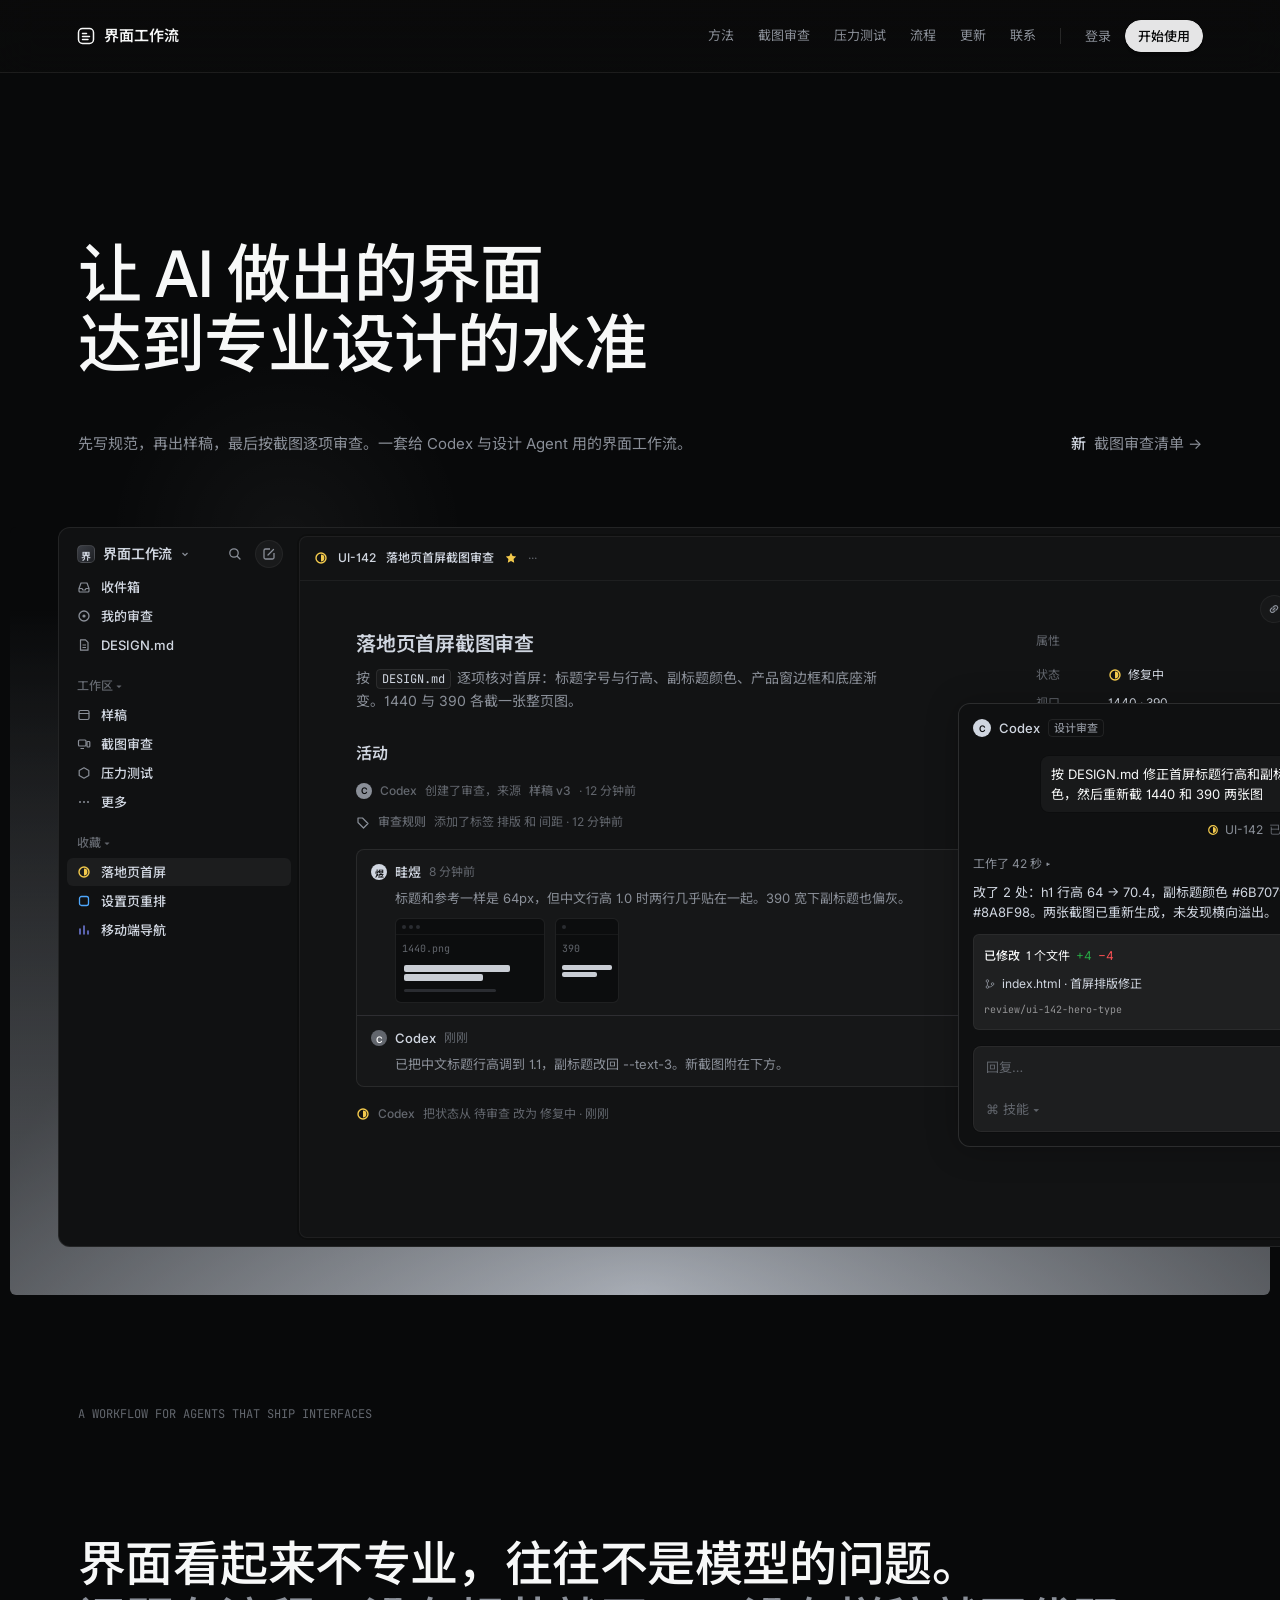
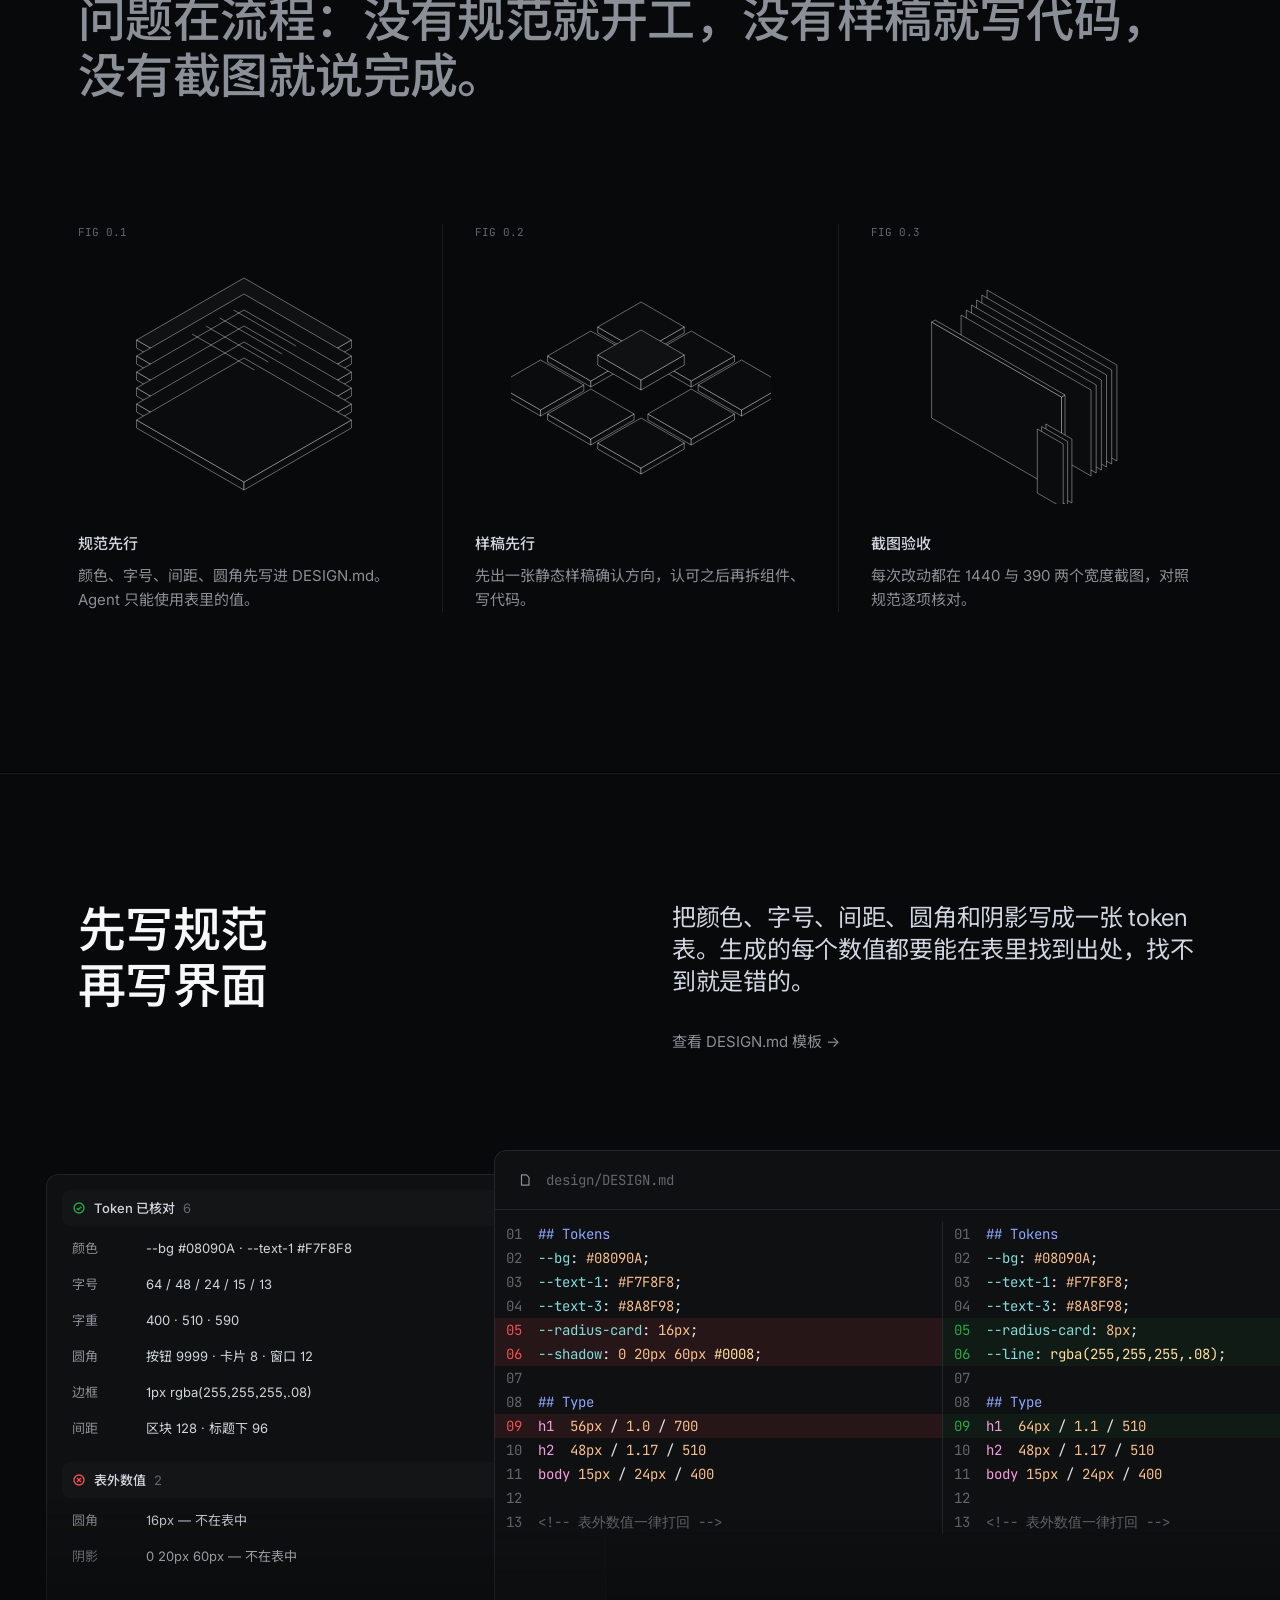
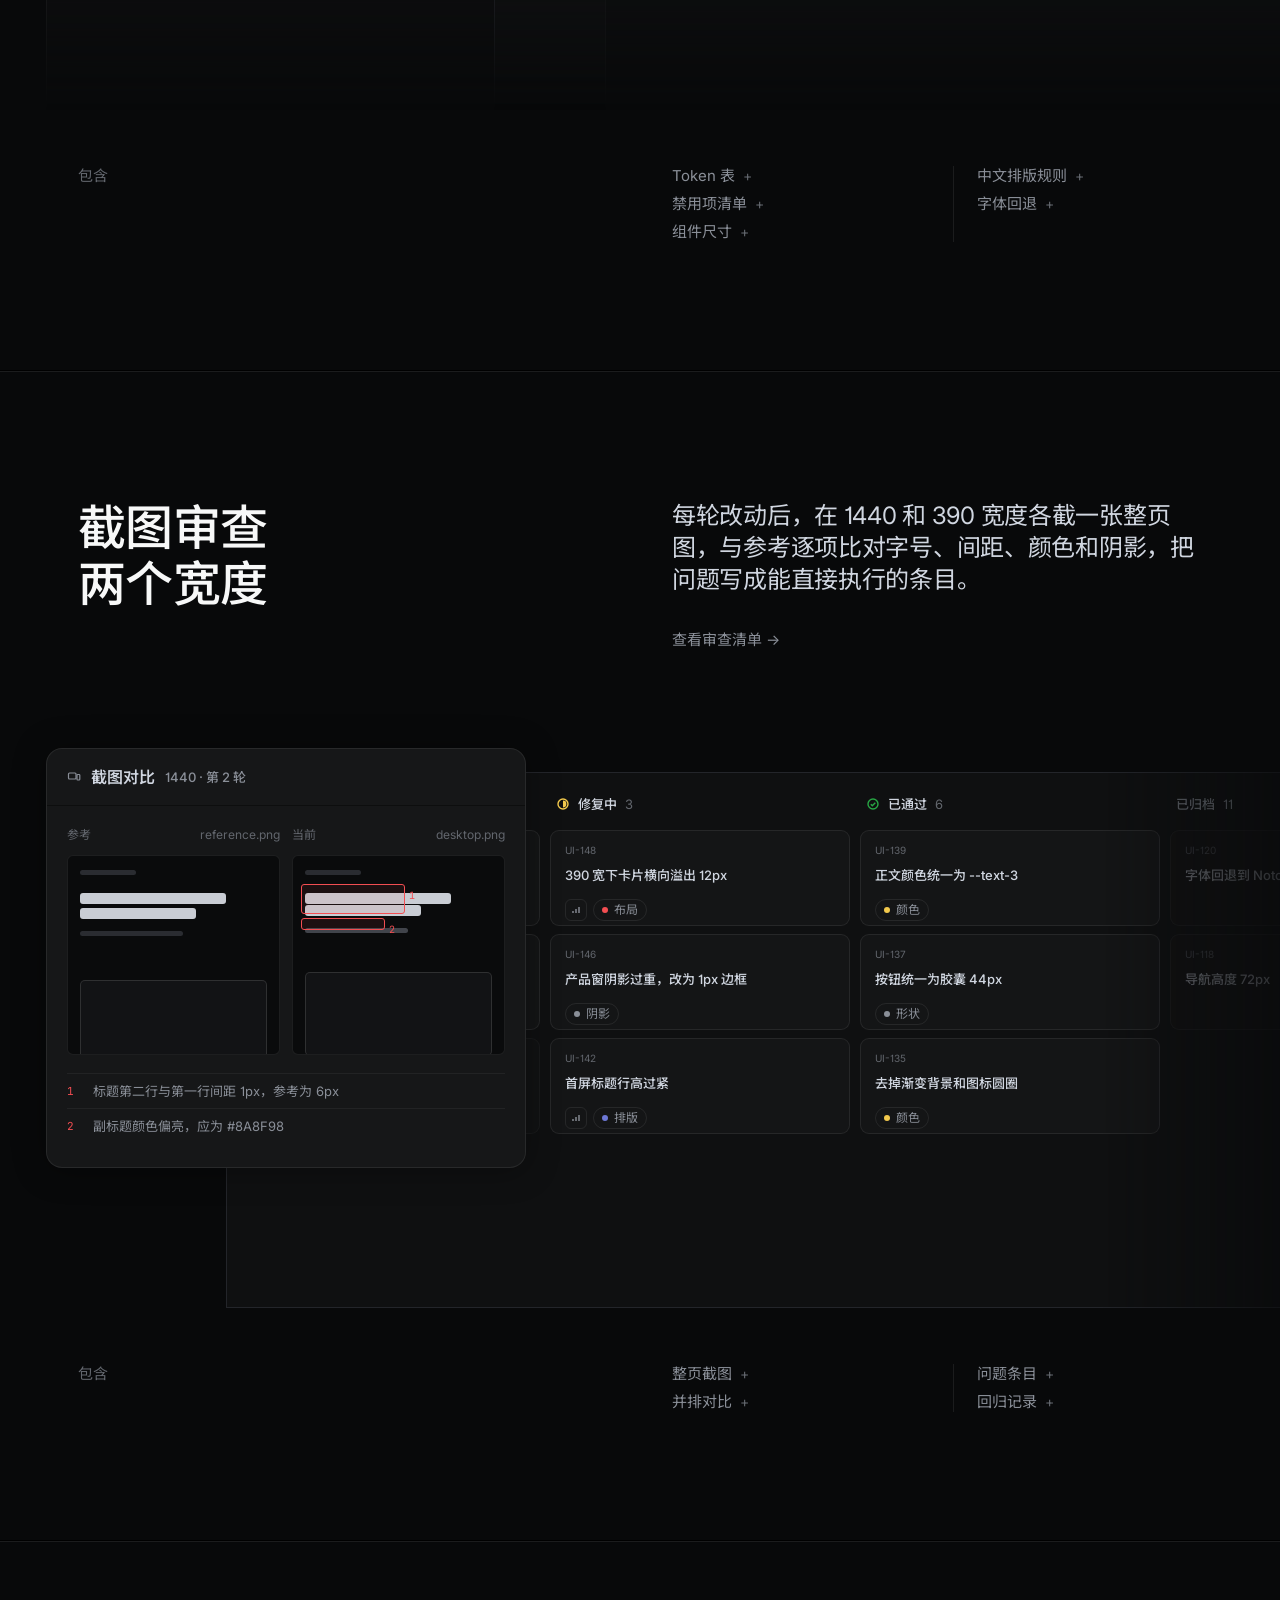
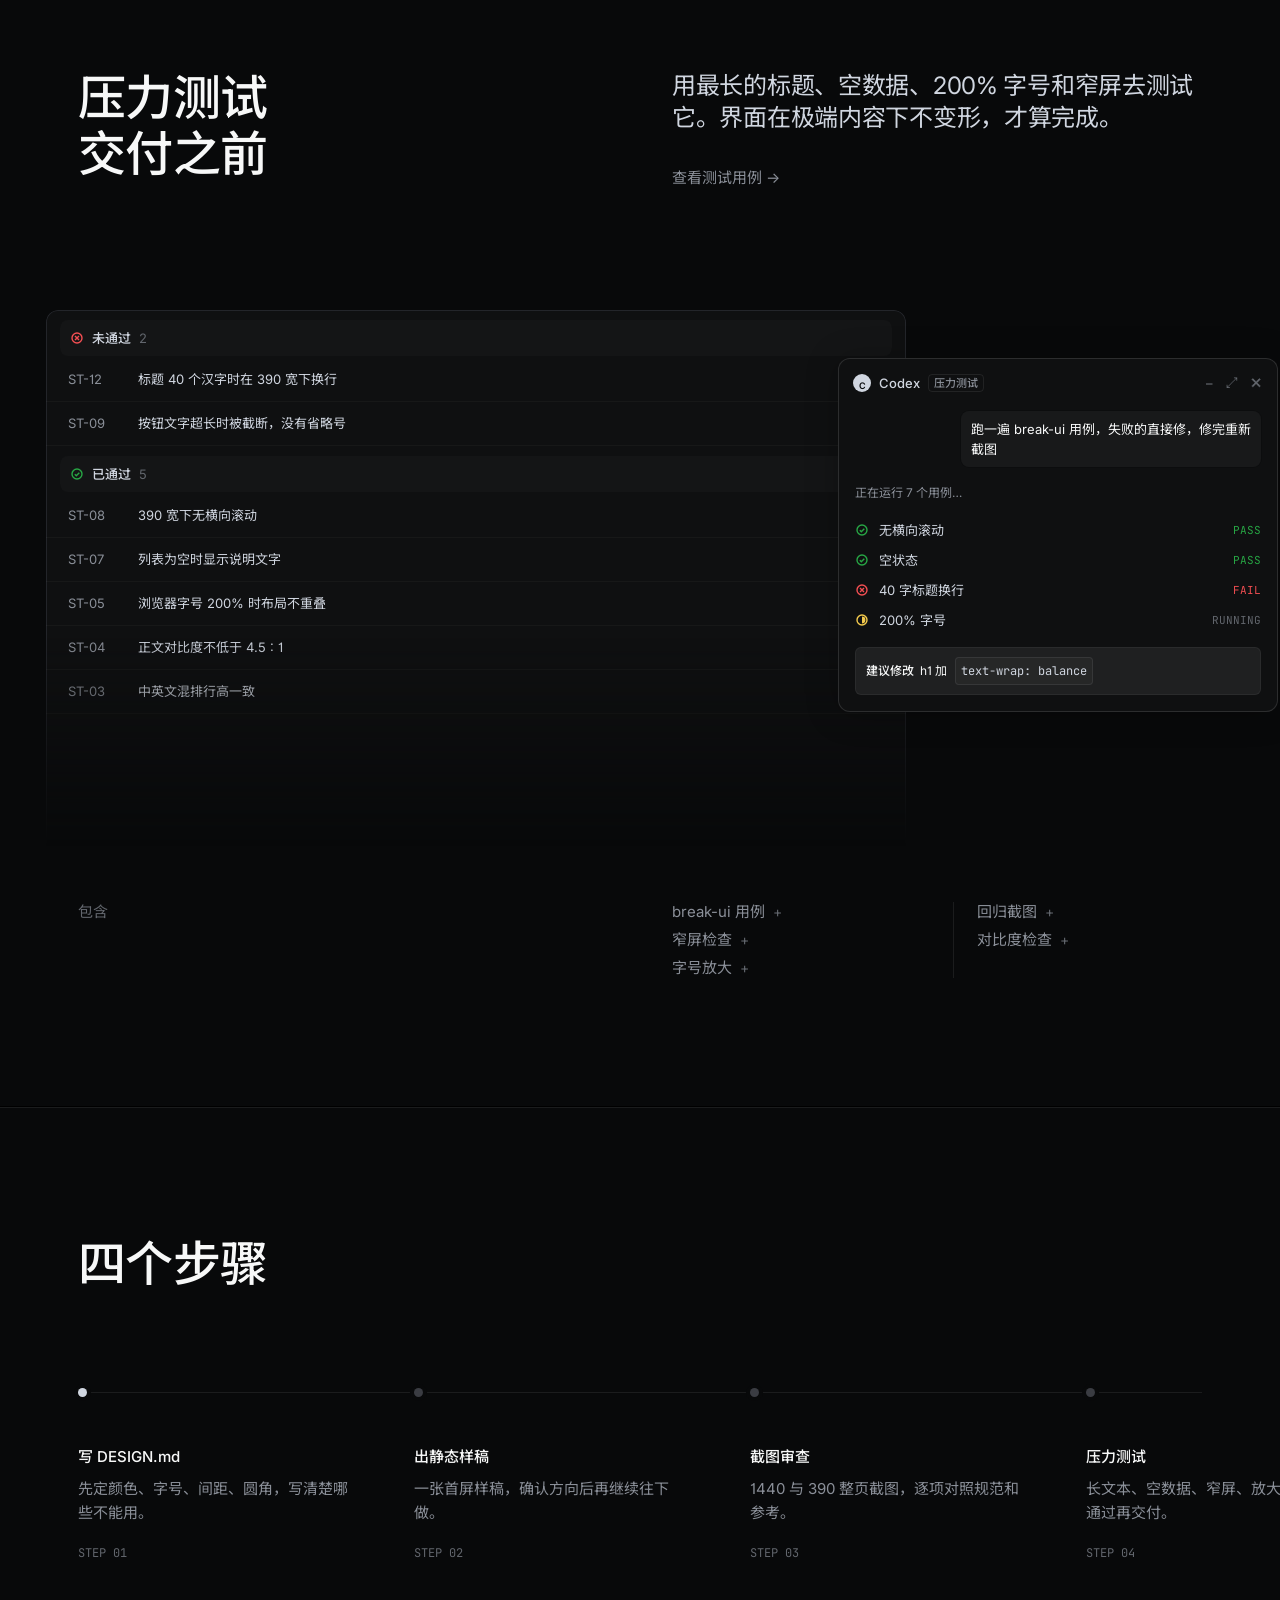
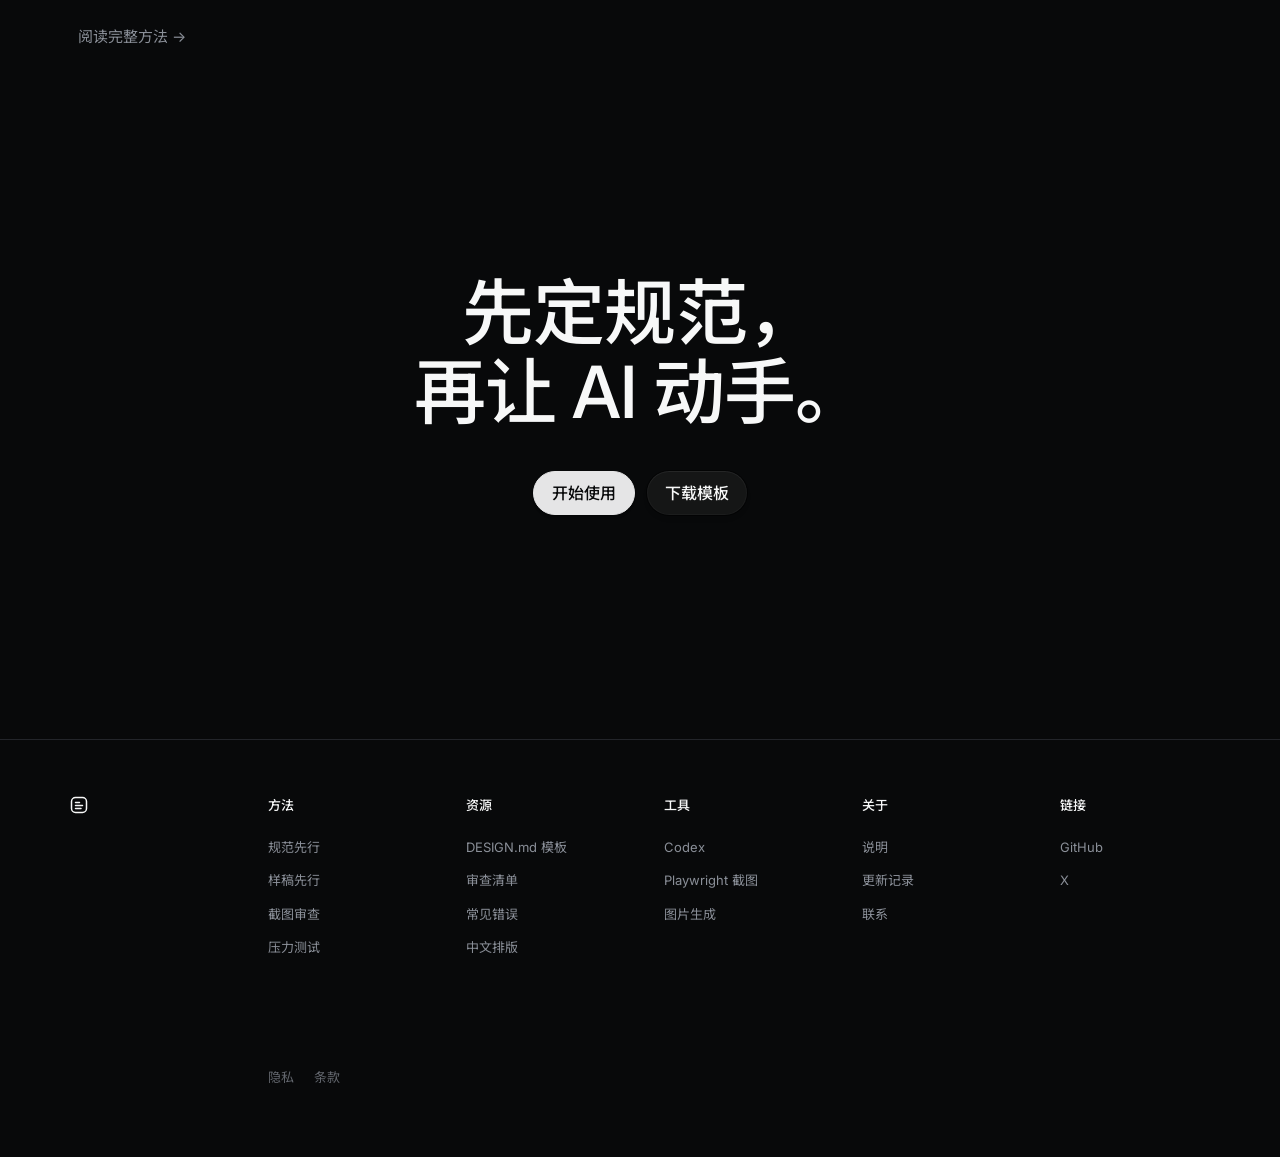
<file: examples/linear-baseline/index.html>
<!doctype html>
<html lang="zh-CN">
<head>
<meta charset="utf-8">
<meta name="viewport" content="width=device-width, initial-scale=1">
<title>界面工作流 — 让 AI 做出专业水准的界面</title>
<link rel="preconnect" href="https://fonts.googleapis.com">
<link rel="preconnect" href="https://fonts.gstatic.com" crossorigin>
<link href="https://fonts.googleapis.com/css2?family=Inter:wght@400..700&family=JetBrains+Mono:wght@400;500&family=Noto+Sans+SC:wght@400..700&display=swap" rel="stylesheet">
<style>
:root{
  --bg:#08090A; --panel:#0F1011; --frame:#101112; --frame-in:#090A0B; --surface-1:#161718; --surface-2:#1C1C1D;
  --text-1:#F7F8F8; --text-2:#D0D6E0; --text-3:#8A8F98; --text-4:#62666D;
  --line:rgba(255,255,255,.08); --line-soft:rgba(255,255,255,.05); --line-strong:rgba(255,255,255,.12);
  --line-solid:#23252A; --line-ui:#2E2E32;
  --accent:#5E6AD2; --accent-text:#6D78D5; --green:#27A644; --red:#F34E52; --yellow:#F2C94C; --blue:#4EA7FC;
  --font:"Inter","PingFang SC","Noto Sans SC",-apple-system,BlinkMacSystemFont,"Segoe UI",sans-serif;
  --mono:"Berkeley Mono","JetBrains Mono","SF Mono",ui-monospace,Menlo,monospace;
}
*{box-sizing:border-box;margin:0;padding:0}
html{background:var(--bg);-webkit-text-size-adjust:100%}
body{background:var(--bg);color:var(--text-1);font-family:var(--font);font-size:16px;line-height:24px;-webkit-font-smoothing:antialiased;overflow-x:hidden;font-feature-settings:"cv01","ss03"}
a{color:inherit;text-decoration:none}
svg{display:block;flex:none}
.wrap{max-width:1436px;margin:0 auto;padding-left:46px;padding-right:46px}
.inset{padding:0 32px}
.mono{font-variant-ligatures:none;font-family:var(--mono);font-size:12px;line-height:16.8px;text-transform:uppercase;color:var(--text-4);letter-spacing:0}

/* ---------- nav ---------- */
.nav{position:fixed;top:0;left:0;right:0;z-index:50;height:73px;border-bottom:1px solid var(--line);
  background:linear-gradient(rgba(11,11,11,.8),rgba(11,11,11,.76));backdrop-filter:blur(20px);-webkit-backdrop-filter:blur(20px)}
.nav .wrap{height:72px;display:flex;align-items:center}
.nav .inset{flex:1;display:flex;align-items:center;padding:0 31px}
.logo{display:flex;align-items:center;gap:9px;font-size:15px;font-weight:590;letter-spacing:0;color:var(--text-1);height:32px}
.nav-links{margin-left:auto;display:flex;align-items:center}
.nav-links a{font-size:13px;line-height:19.5px;color:var(--text-3);padding:6px 12px;border-radius:9999px}
.nav-links a:hover{color:var(--text-1)}
.nav-sep{width:1px;height:16px;background:var(--line-strong);margin:0 12px}
.btn{display:inline-flex;align-items:center;justify-content:center;gap:6px;border-radius:9999px;font-weight:510;white-space:nowrap}
.btn-sm{height:32px;padding:0 12px;font-size:13px}
.btn-lg{height:44px;padding:0 18px;font-size:16px}
.btn-primary{background:#E5E5E6;color:#08090A;border:1px solid #E5E5E6;
  box-shadow:rgba(0,0,0,0) 0 8px 2px,rgba(0,0,0,.01) 0 5px 2px,rgba(0,0,0,.04) 0 3px 2px,rgba(0,0,0,.07) 0 1px 1px,rgba(0,0,0,.08) 0 0 1px}
.btn-secondary{background:rgba(255,255,255,.05);color:var(--text-1);
  box-shadow:rgba(255,255,255,.03) 0 0 0 1px inset,rgba(255,255,255,.04) 0 1px 0 inset,rgba(0,0,0,.6) 0 0 0 1px,rgba(0,0,0,.1) 0 4px 4px}
.nav .login{font-size:13px;color:var(--text-3);padding:6px 12px;margin-right:2px}
.menu-btn{display:none}

/* ---------- hero ---------- */
.hero{padding-top:239px}
.hero h1{font-size:64px;line-height:70.4px;font-weight:510;letter-spacing:-0.012em;color:var(--text-1);max-width:900px}
.hero-sub{display:flex;justify-content:space-between;align-items:baseline;margin-top:52px;gap:24px}
.hero-sub p{font-size:15px;line-height:24px;color:var(--text-3);letter-spacing:0}
.hero-sub a{font-size:15px;line-height:24px;color:var(--text-3);white-space:nowrap}
.hero-sub a b{font-weight:510;color:var(--text-2);margin-right:8px}
.stage{position:relative;margin-top:71px;height:768px}
.stage-base{position:absolute;left:-36px;right:-36px;top:0;height:768px;border-radius:6px;
  background:radial-gradient(52.53% 57.5% at 50% 100%,rgba(8,9,10,0) 0%,rgba(8,9,10,.5) 100%),linear-gradient(#08090A 10%,#D0D6E0 100%);opacity:.8}
.stage-glow{position:absolute;left:41px;top:-191px;width:400px;height:400px;border-radius:400px;background:radial-gradient(50% 50%,rgba(255,255,255,.04) 0%,rgba(255,255,255,0) 90%)}
.frame{position:absolute;left:12px;top:0;width:1320px;height:720px;border-radius:12px;background:var(--frame);border:1px solid var(--line);
  padding:8px;display:grid;grid-template-columns:232px 1072px;overflow:hidden;font-size:13px;line-height:20px}

/* app ui shared */
.ico{width:14px;height:14px;color:var(--text-3)}
.side{padding:0 8px 16px 0;display:flex;flex-direction:column;gap:1px}
.ws{display:flex;align-items:center;justify-content:space-between;height:36px;padding:0 8px 0 10px}
.ws-name{display:flex;align-items:center;gap:8px;font-size:14px;font-weight:590;color:var(--text-2);letter-spacing:-0.01em}
.ws-mark{width:18px;height:18px;border-radius:5px;background:linear-gradient(135deg,#3a3d44,#1d1f23);border:1px solid var(--line-strong);display:grid;place-items:center;font-size:10px;font-weight:590;color:var(--text-2)}
.ws-tools{display:flex;gap:6px}
.ws-tools span{width:28px;height:28px;border-radius:9999px;display:grid;place-items:center}
.ws-tools span:last-child{background:rgba(255,255,255,.04);box-shadow:inset 0 0 0 1px var(--line-soft)}
.s-item{display:flex;align-items:center;gap:10px;height:28px;padding:0 10px;border-radius:6px;font-size:13px;font-weight:510;color:var(--text-2)}
.s-item.on{background:rgba(255,255,255,.05)}
.s-head{font-size:12px;font-weight:510;color:var(--text-4);height:28px;display:flex;align-items:center;padding:0 10px;margin-top:12px}
.view{border-radius:8px;border:1px solid var(--line-soft);background:rgba(255,255,255,.01);box-shadow:0 0 0 2px rgba(0,0,0,.2);position:relative;overflow:hidden}
.locbar{height:44px;display:flex;align-items:center;gap:10px;padding:0 14px;border-bottom:1px solid var(--line-soft);font-size:12px}
.locbar .id{font-weight:510;color:var(--text-2)}
.locbar .t{font-weight:510;color:var(--text-2);font-size:12px}
.locbar .r{margin-left:auto;display:flex;align-items:center;gap:14px;color:var(--text-4)}
.toolrow{position:absolute;right:14px;top:58px;display:flex;gap:6px}
.toolrow span{width:28px;height:28px;border-radius:9999px;display:grid;place-items:center;background:rgba(255,255,255,.02);box-shadow:inset 0 0 0 1px var(--line-soft)}
.vbody{display:grid;grid-template-columns:56px 624px 56px 320px;padding-top:44px}
.issue h3{font-size:20px;line-height:26.6px;font-weight:590;letter-spacing:-0.012em;color:var(--text-2);margin-top:6px}
.issue .desc{font-size:14px;line-height:21px;color:var(--text-3);margin-top:10px;max-width:540px}
code.chip{font-family:var(--mono);font-size:12px;color:var(--text-2);border:1px solid var(--line);background:rgba(255,255,255,.03);border-radius:4px;padding:1px 5px;margin:0 2px}
.issue h4{font-size:16px;line-height:28px;font-weight:590;color:var(--text-2);margin-top:28px}
.act{display:flex;align-items:center;gap:8px;font-size:12px;line-height:14px;color:var(--text-4);margin-top:16px}
.act b{font-weight:510;color:var(--text-4)}
.av{width:16px;height:16px;border-radius:50%;flex:none;display:grid;place-items:center;font-size:9px;font-weight:590;color:#08090A}
.cmt{border:1px solid var(--line);border-radius:8px;background:rgba(255,255,255,.02);margin-top:20px}
.cmt-row{padding:12px 14px}
.cmt-row+.cmt-row{border-top:1px solid var(--line-ui)}
.cmt-h{display:flex;align-items:center;gap:8px;font-size:13px;font-weight:510;color:var(--text-2)}
.cmt-h i{font-style:normal;font-weight:400;font-size:12px;color:var(--text-4)}
.cmt p{font-size:13px;line-height:20px;color:var(--text-3);margin-top:6px;padding-left:24px}
.shots{display:flex;gap:10px;margin-top:10px;padding-left:24px}
.shot{border:1px solid var(--line);border-radius:6px;background:#0c0d0e;overflow:hidden}
.shot .bar{height:16px;border-bottom:1px solid var(--line-soft);display:flex;align-items:center;gap:3px;padding:0 6px}
.shot .bar i{width:4px;height:4px;border-radius:50%;background:#2a2c31}
.shot .lbl{font-family:var(--mono);font-size:10px;color:var(--text-4);padding:4px 6px 0}
.props{padding-top:6px}
.props .ph{font-size:12px;color:var(--text-4);margin-bottom:10px}
.prop{display:flex;align-items:center;gap:8px;height:28px;font-size:12px;color:var(--text-2)}
.prop span:first-child{width:64px;color:var(--text-4)}
.tag{display:inline-flex;align-items:center;gap:6px;height:22px;padding:0 8px;border-radius:9999px;border:1px solid var(--line);font-size:12px;color:var(--text-3)}
.tag i{width:6px;height:6px;border-radius:50%}
.agent{position:absolute;right:14px;top:166px;width:398px;border-radius:12px;border:1px solid var(--line-strong);background:var(--panel);box-shadow:0 2px 32px rgba(0,0,0,.25);overflow:hidden}
.agent-h{height:48px;display:flex;align-items:center;gap:8px;padding:0 14px;font-size:13px;font-weight:500;color:var(--text-2)}
.agent-h .model{font-size:11px;color:var(--text-3);border:1px solid var(--line);border-radius:4px;padding:0 5px;line-height:16px}
.agent-h .r{margin-left:auto;display:flex;gap:12px;color:var(--text-4)}
.agent-b{padding:4px 14px 14px}
.bubble{margin-left:auto;max-width:300px;font-size:13px;line-height:20px;color:var(--text-1);background:var(--panel);background-image:linear-gradient(rgba(255,255,255,.04),rgba(255,255,255,.04));box-shadow:0 0 0 1px rgba(0,0,0,.2);border-radius:8px;padding:8px 10px}
.ctx{display:flex;justify-content:flex-end;align-items:center;gap:6px;font-size:12px;color:var(--text-4);margin-top:8px}
.ctx b{font-weight:400;color:var(--text-3)}
.worked{font-size:12px;color:var(--text-3);margin-top:14px}
.agent-b p.out{font-size:13px;line-height:20px;color:var(--text-2);margin-top:8px}
.change{border:1px solid var(--line-soft);border-radius:6px;background:var(--surface-1);background-image:linear-gradient(rgba(255,255,255,.04),rgba(255,255,255,.04));padding:9px 10px;margin-top:12px}
.change .row1{display:flex;align-items:center;gap:6px;font-size:12px;color:var(--text-1)}
.change .row1 b{font-weight:500}
.change .plus{color:var(--green)} .change .minus{color:var(--red)}
.change .pv{margin-left:auto;height:24px;padding:0 9px;border-radius:999px;border:1px solid #2A2A2D;background:#1C1C1D;color:#949496;display:flex;align-items:center;font-weight:500;box-shadow:0 4px 4px -1px rgba(0,0,0,.06),0 1px 1px rgba(0,0,0,.12)}
.change .row2{font-size:12px;color:var(--text-2);margin-top:6px;display:flex;gap:6px;align-items:center}
.change .row3{font-family:var(--mono);font-size:10px;color:#949496;margin-top:6px}
.reply{margin-top:16px;border-radius:8px;box-shadow:0 0 0 1px rgba(0,0,0,.2);background:#161718;background-image:linear-gradient(rgba(255,255,255,.03),rgba(255,255,255,.03));border:1px solid var(--line-soft);padding:10px 12px;height:86px;display:flex;flex-direction:column;justify-content:space-between}
.reply span{font-size:13px;color:var(--text-4)}
.reply .rb{display:flex;align-items:center;justify-content:space-between;font-size:12px;color:var(--text-3)}
.send{width:24px;height:24px;border-radius:50%;background:rgba(255,255,255,.06);display:grid;place-items:center}

/* ---------- statement ---------- */
.statement{padding-top:111px}
.statement h2{margin-top:113px;font-size:48px;line-height:56px;font-weight:510;letter-spacing:-0.012em;color:var(--text-3);max-width:1250px}
.statement h2 em{font-style:normal;color:var(--text-1)}
.nb{display:inline-block}
.figs{display:grid;grid-template-columns:repeat(3,1fr);margin-top:120px;padding:0 0}
.fig{padding:0 32px;border-left:1px solid var(--line)}
.fig:first-child{border-left:0}
.fig .mono{color:var(--text-4);font-size:11px}
.fig svg{margin:24px auto 0;width:100%;max-width:260px;height:240px}
.fig h3{font-size:15px;line-height:24px;font-weight:510;color:var(--text-2);margin-top:28px;letter-spacing:0}
.fig p{font-size:15px;line-height:24px;color:var(--text-3);margin-top:8px;max-width:368px}

/* ---------- feature sections ---------- */
.keyline{height:2px;position:relative;margin-top:160px}
.keyline::before{content:"";position:absolute;left:0;right:0;top:0;height:1px;background:#000}
.keyline::after{content:"";position:absolute;left:0;right:0;top:1px;height:1px;background:var(--line)}
.feature{padding-top:128px;padding-bottom:128px}
.f-head{display:grid;grid-template-columns:1fr 1fr;padding-bottom:96px}
.f-head h2{font-size:48px;line-height:56px;font-weight:510;letter-spacing:-0.012em;color:var(--text-1);padding-left:32px}
.f-head .d{padding:0 32px}
.f-head .d p{font-size:24px;line-height:31.92px;letter-spacing:-0.012em;color:var(--text-2);max-width:566px}
.more{display:inline-flex;align-items:center;gap:6px;font-size:15px;line-height:24px;color:var(--text-3);margin-top:32px}
.f-visual{position:relative;height:560px}
.panel{position:absolute;border-radius:12px 12px 0 0;background:var(--panel);box-shadow:inset 0 0 0 1px var(--line-solid);overflow:hidden;
  -webkit-mask-image:linear-gradient(#000 70%,transparent);mask-image:linear-gradient(#000 70%,transparent)}
.f-foot{display:grid;grid-template-columns:1fr 1fr;margin-top:56px}
.f-foot .lbl{font-size:15px;line-height:20px;color:var(--text-4);padding-left:32px}
.f-list{display:grid;grid-template-columns:1fr 1fr;padding-left:32px}
.f-list ul{list-style:none;display:flex;flex-direction:column;gap:8px}
.f-list ul+ul{border-left:1px solid var(--line);padding-left:23px}
.f-list li{font-size:15px;line-height:20px;height:20px;color:var(--text-3);display:flex;align-items:center;gap:8px}
.f-list li::after{content:"+";color:var(--text-4);font-size:14px}

/* spec visual */
.files{position:absolute;left:0;top:24px;width:560px;height:536px;border-radius:12px 12px 0 0;background:var(--panel);box-shadow:inset 0 0 0 1px var(--line);overflow:hidden;
  -webkit-mask-image:linear-gradient(90deg,#000 80%,transparent),linear-gradient(#000 60%,transparent);-webkit-mask-composite:source-in;mask-image:linear-gradient(#000 60%,transparent)}
.grp{height:36px;display:flex;align-items:center;gap:8px;margin:16px 16px 4px;padding:0 10px;border-radius:8px;background:rgba(255,255,255,.02);font-size:13px;color:var(--text-2);font-weight:510}
.grp i{font-style:normal;color:var(--text-4);font-weight:400}
.frow{height:36px;display:flex;align-items:center;gap:12px;padding:0 26px;font-size:13px;color:var(--text-2)}
.frow .k{font-size:13px;color:var(--text-3);width:62px}
.code{position:absolute;left:448px;top:0;width:896px;height:560px;border-radius:12px 12px 0 0;background:var(--panel);box-shadow:inset 0 0 0 1px var(--line-solid),0 0 32px rgba(8,9,10,.8);overflow:hidden;
  -webkit-mask-image:linear-gradient(#000 65%,transparent);mask-image:linear-gradient(#000 65%,transparent)}
.code-h{height:60px;display:flex;align-items:center;gap:14px;padding:0 24px;border-bottom:1px solid var(--line-solid);font-family:var(--mono);font-size:14px;color:var(--text-4)}
.code-h .r{margin-left:auto;font-family:var(--font);font-size:13px;font-weight:510}
.code-b{display:grid;grid-template-columns:1fr 1fr;padding-top:12px}
.code-b>div+div{box-shadow:inset 1px 0 0 var(--line-solid)}
.ln{height:24px;display:block;font-variant-ligatures:none;font-family:var(--mono);font-size:14px;line-height:24px;color:#E2E4E7;white-space:pre}
.ln .n{display:inline-block;width:44px;text-align:right;padding-right:16px;margin-right:0;color:var(--text-4)}
.ln.old{background:rgba(243,78,82,.1)} .ln.old .n{color:var(--red)}
.ln.new{background:rgba(39,166,68,.07)} .ln.new .n{color:var(--green)}
.c-k{color:#F79CE0}.c-v{color:#F7BF8B}.c-s{color:#FFDF9F}.c-p{color:#83DCDC}.c-c{color:var(--text-4)}.c-h{color:#8FA6FF}

/* review visual */
.board{position:absolute;left:180px;top:24px;width:1164px;height:536px;border-radius:12px 12px 0 0;background:var(--panel);box-shadow:inset 0 0 0 1px var(--line-solid);overflow:hidden;
  -webkit-mask-image:linear-gradient(90deg,#000 75%,transparent);mask-image:linear-gradient(90deg,#000 75%,transparent)}
.cols{display:grid;grid-template-columns:repeat(4,300px);gap:10px;padding:14px 14px 0 14px}
.col-h{height:36px;display:flex;align-items:center;gap:8px;font-size:13px;font-weight:510;color:var(--text-2);padding:0 6px}
.col-h i{font-style:normal;font-weight:400;color:var(--text-4)}
.card{height:96px;border-radius:9px;border:1px solid var(--line);background:var(--panel);background-image:linear-gradient(rgba(255,255,255,.02),rgba(255,255,255,.02));padding:12px 14px;margin-top:8px}
.card .cid{font-size:10px;line-height:14px;color:var(--text-4);display:flex;justify-content:space-between}
.card .ct{font-size:13px;font-weight:510;color:var(--text-2);margin-top:6px;white-space:nowrap;overflow:hidden;text-overflow:ellipsis}
.card .cm{display:flex;gap:6px;margin-top:12px;align-items:center}
.card .pri{width:22px;height:22px;border-radius:6px;border:1px solid var(--line);display:grid;place-items:center}
.card.dim{opacity:.45}
.compare{position:absolute;left:0;top:0;width:480px;height:420px;border-radius:16px;border:1px solid var(--line);background:var(--surface-1);box-shadow:0 2px 32px rgba(0,0,0,.35);overflow:hidden;z-index:2}
.compare-h{height:56px;display:flex;align-items:center;gap:10px;padding:0 20px;box-shadow:0 1px 0 rgba(0,0,0,.4);font-size:16px;font-weight:590;color:var(--text-2)}
.compare-h i{font-style:normal;font-size:13px;font-weight:510;color:var(--text-3)}
.compare-b{display:grid;grid-template-columns:1fr 1fr;gap:12px;padding:18px 20px}
.cmp-l{font-size:12px;color:var(--text-4);margin-bottom:8px;display:flex;justify-content:space-between}
.mini{height:200px;border-radius:6px;border:1px solid var(--line);background:#0A0B0C;padding:14px 12px;position:relative;overflow:hidden}
.mini .bar{height:5px;border-radius:3px;background:#2A2C31;margin-top:7px}
.mini .h{height:11px;border-radius:3px;background:#C9CDD4;margin-top:9px}
.mini .win{position:absolute;left:12px;right:12px;bottom:-10px;height:84px;border-radius:5px;border:1px solid var(--line-strong);background:#121315}
.mark{position:absolute;border:1px solid var(--red);border-radius:3px;background:rgba(243,78,82,.08)}
.mark-n{position:absolute;font-family:var(--mono);font-size:10px;color:var(--red)}
.find{padding:0 20px;font-size:13px;line-height:20px;color:var(--text-3)}
.find div{display:flex;gap:10px;padding:7px 0;border-top:1px solid var(--line-soft)}
.find b{font-family:var(--mono);font-weight:400;font-size:11px;color:var(--red);width:16px}

/* stress visual */
.list{position:absolute;left:0;top:24px;width:860px;height:536px;border-radius:12px 12px 0 0;background:var(--panel);box-shadow:inset 0 0 0 1px var(--line-solid);overflow:hidden;
  -webkit-mask-image:linear-gradient(#000 60%,transparent);mask-image:linear-gradient(#000 60%,transparent)}
.lrow{height:44px;display:flex;align-items:center;gap:14px;padding:0 22px;font-size:13px;color:var(--text-2);border-bottom:1px solid rgba(255,255,255,.03)}
.lrow .lid{width:56px;color:var(--text-3)}
.lrow .lt{flex:1;white-space:nowrap;overflow:hidden;text-overflow:ellipsis}
.lrow .lv{font-family:var(--mono);font-size:12px;color:var(--text-4)}
.lgrp{height:36px;display:flex;align-items:center;gap:8px;margin:10px 14px 2px;padding:0 10px;border-radius:8px;background:rgba(255,255,255,.02);font-size:13px;font-weight:510;color:var(--text-2)}
.lgrp i{font-style:normal;font-weight:400;color:var(--text-4)}
.agent2{position:absolute;left:792px;top:72px;width:440px;border-radius:12px;border:1px solid var(--line-strong);background:var(--panel);box-shadow:0 2px 32px rgba(0,0,0,.25);overflow:hidden}
.agent2 .agent-b{padding:4px 16px 16px}
.check{display:flex;align-items:center;gap:10px;font-size:13px;color:var(--text-2);height:30px}
.check .st{margin-left:auto;font-family:var(--mono);font-size:11px}

/* ---------- workflow (changelog pattern) ---------- */
.flow{padding-top:128px}
.flow h2{font-size:48px;line-height:56px;font-weight:510;letter-spacing:-0.012em;color:var(--text-1);padding-left:32px}
.steps{position:relative;display:grid;grid-template-columns:repeat(4,272px);gap:64px;padding:0 32px;margin-top:96px}
.steps::before{content:"";position:absolute;left:32px;right:32px;top:4px;height:1px;background:var(--line)}
.step .dot{width:9px;height:9px;border-radius:50%;background:#3A3C42;box-shadow:0 0 0 4px var(--bg);position:relative}
.step:first-child .dot{background:var(--text-2)}
.step h3{font-size:15px;line-height:24px;font-weight:510;color:var(--text-1);margin-top:48px}
.step p{font-size:15px;line-height:24px;color:var(--text-3);margin-top:8px}
.step .mono{margin-top:20px;display:block}
.flow .more{margin:64px 0 0 32px}

/* ---------- prefooter & footer ---------- */
.pre{margin-top:224px;text-align:center}
.pre h2{font-size:72px;line-height:79px;font-weight:510;letter-spacing:-0.012em;color:var(--text-1)}
.pre .btns{display:flex;justify-content:center;gap:12px;margin-top:40px}
.footer{margin-top:224px;border-top:1px solid var(--line-solid)}
.footer .inner{max-width:1436px;margin:0 auto;padding:56px 46px;display:grid;grid-template-columns:repeat(6,1fr)}
.footer h3{font-size:13px;line-height:19.5px;font-weight:510;color:var(--text-1);margin-bottom:22px}
.footer a{display:block;font-size:13px;line-height:19.5px;color:var(--text-3);margin-bottom:14px}
.footer .inner>div{padding-left:24px}
.legal{max-width:1436px;margin:0 auto;padding:40px 46px 56px;display:grid;grid-template-columns:repeat(6,1fr)}
.legal div{grid-column:2/7;display:flex;gap:20px;padding-left:24px}
.legal a{font-size:13px;color:var(--text-4)}

/* ---------- mobile ---------- */
@media (max-width:768px){
  .wrap{padding-left:16px;padding-right:16px}
  .inset{padding:0 8px}
  .nav{height:65px}
  .nav .wrap{height:64px}
  .nav .inset{padding:0 8px}
  .nav-links a,.nav-sep{display:none}
  .nav .login{font-size:15px;padding:6px 8px;margin-right:6px}
  .nav .btn-sm{font-size:15px;height:36px;padding:0 14px}
  .menu-btn{display:grid;place-items:center;width:36px;height:36px;margin-left:6px}
  .hero{padding-top:101px}
  .hero h1{font-size:38px;line-height:44px;letter-spacing:-0.01em}
  .hero-sub{flex-direction:column;margin-top:24px;gap:24px}
  .stage{margin-top:48px;height:400px;overflow:hidden;margin-left:-16px;margin-right:-16px}
  .stage-base{left:0;right:0;height:400px;border-radius:0}
  .stage-glow{display:none}
  .frame{left:18px;zoom:.5}
  .statement{padding-top:56px}
  .statement h2{margin-top:24px;font-size:24px;line-height:32px;letter-spacing:-0.01em}
  .figs{display:flex;overflow-x:auto;gap:8px;margin:48px -16px 0;padding:0 16px;scrollbar-width:none;scroll-snap-type:x mandatory}
  .figs::-webkit-scrollbar{display:none}
  .fig{flex:0 0 328px;border:1px solid var(--line);border-radius:8px;background:var(--panel);padding:20px 20px 24px;scroll-snap-align:start}
  .fig:first-child{border-left:1px solid var(--line)}
  .fig svg{height:200px}
  .fig h3{margin-top:12px}
  .keyline{margin-top:80px}
  .feature{padding-top:56px;padding-bottom:72px}
  .f-head{grid-template-columns:1fr;padding-bottom:40px}
  .f-head h2{font-size:24px;line-height:32px;letter-spacing:-0.01em;padding-left:8px}
  .f-head .d{padding:0 8px;margin-top:16px}
  .f-head .d p{font-size:15px;line-height:24px;color:var(--text-3);letter-spacing:0}
  .more{margin-top:16px}
  .f-visual{height:290px;overflow:hidden;margin:0 -16px;padding-left:16px}
  .f-visual>.vz{zoom:.5;position:relative;height:560px;width:1344px}
  .f-foot{display:none}
  .flow{padding-top:64px}
  .flow h2{font-size:24px;line-height:32px;padding-left:8px}
  .steps{grid-template-columns:1fr;gap:0;padding:0 8px;margin-top:32px}
  .steps::before{left:12px;right:auto;top:12px;bottom:40px;width:1px;height:auto}
  .step{display:grid;grid-template-columns:24px 1fr;column-gap:12px;padding-bottom:28px}
  .step .dot{grid-row:1/4;margin-top:8px;margin-left:0}
  .step h3{margin-top:0}
  .step .mono{margin-top:8px}
  .flow .more{margin:8px 0 0 8px}
  .pre{margin-top:120px}
  .pre h2{font-size:38px;line-height:44px;letter-spacing:-0.01em}
  .pre .btns{margin-top:32px}
  .footer{margin-top:120px}
  .footer .inner{grid-template-columns:1fr 1fr;padding:40px 16px 8px;row-gap:24px}
  .footer .inner>div{padding-left:8px}
  .footer .inner>div:first-child{grid-column:1/3}
  .legal{display:block;padding:16px 24px 48px}
  .legal div{padding:0}
}
</style>
</head>
<body>

<!-- ============ NAV ============ -->
<header class="nav"><div class="wrap"><div class="inset">
  <a class="logo" href="#">
    <svg width="18" height="18" viewBox="0 0 18 18" fill="none"><rect x="1.5" y="1.5" width="15" height="15" rx="4" stroke="#F7F8F8" stroke-width="1.5"/><path d="M5.5 9.5h7M5.5 6.5h4M5.5 12.5h5.5" stroke="#F7F8F8" stroke-width="1.5" stroke-linecap="round"/></svg>
    界面工作流
  </a>
  <nav class="nav-links">
    <a href="#spec">方法</a><a href="#review">截图审查</a><a href="#stress">压力测试</a><a href="#flow">流程</a><a href="#">更新</a><a href="#">联系</a>
    <span class="nav-sep"></span>
  </nav>
  <a class="login" href="#">登录</a>
  <a class="btn btn-sm btn-primary" href="#">开始使用</a>
  <a class="menu-btn" href="#" aria-label="菜单"><svg width="18" height="18" viewBox="0 0 18 18"><path d="M3 6h12M3 12h12" stroke="#F7F8F8" stroke-width="1.5" stroke-linecap="round"/></svg></a>
</div></div></header>

<!-- ============ HERO ============ -->
<section class="hero wrap">
  <div class="inset">
    <h1>让 AI 做出的界面<br>达到专业设计的水准</h1>
    <div class="hero-sub">
      <p>先写规范，再出样稿，最后按截图逐项审查。一套给 Codex 与设计 Agent 用的界面工作流。</p>
      <a href="#review"><b>新</b>截图审查清单 →</a>
    </div>
  </div>
  <div class="stage">
    <div class="stage-glow"></div>
    <div class="stage-base"></div>
    <div class="frame">
      <!-- sidebar -->
      <div class="side">
        <div class="ws">
          <div class="ws-name"><span class="ws-mark">界</span>界面工作流<svg class="ico" style="width:10px" viewBox="0 0 10 10"><path d="M2.5 4l2.5 2.5L7.5 4" stroke="currentColor" fill="none" stroke-width="1.2"/></svg></div>
          <div class="ws-tools">
            <span><svg class="ico" viewBox="0 0 14 14"><circle cx="6" cy="6" r="4.2" stroke="currentColor" fill="none" stroke-width="1.3"/><path d="M9.2 9.2L12 12" stroke="currentColor" stroke-width="1.3" stroke-linecap="round"/></svg></span>
            <span><svg class="ico" viewBox="0 0 14 14"><path d="M8 2H3.5A1.5 1.5 0 0 0 2 3.5v7A1.5 1.5 0 0 0 3.5 12h7a1.5 1.5 0 0 0 1.5-1.5V6" stroke="currentColor" fill="none" stroke-width="1.3"/><path d="M6 8l5.5-5.5" stroke="currentColor" stroke-width="1.3" stroke-linecap="round"/></svg></span>
          </div>
        </div>
        <div class="s-item"><svg class="ico" viewBox="0 0 14 14"><path d="M2 8.5l2-5.5h6l2 5.5V11a1 1 0 0 1-1 1H3a1 1 0 0 1-1-1z M2 8.5h3l.8 1.5h2.4L9 8.5h3" stroke="currentColor" fill="none" stroke-width="1.2" stroke-linejoin="round"/></svg>收件箱</div>
        <div class="s-item"><svg class="ico" viewBox="0 0 14 14"><circle cx="7" cy="7" r="5" stroke="currentColor" fill="none" stroke-width="1.3"/><circle cx="7" cy="7" r="1.6" fill="currentColor"/></svg>我的审查</div>
        <div class="s-item"><svg class="ico" viewBox="0 0 14 14"><path d="M3.5 1.8h5L11 4.3v7.9H3.5z" stroke="currentColor" fill="none" stroke-width="1.2" stroke-linejoin="round"/><path d="M5.5 7h3.5M5.5 9.5h3.5" stroke="currentColor" stroke-width="1.2"/></svg>DESIGN.md</div>
        <div class="s-head">工作区 ▾</div>
        <div class="s-item"><svg class="ico" viewBox="0 0 14 14"><rect x="2" y="2.5" width="10" height="9" rx="1.5" stroke="currentColor" fill="none" stroke-width="1.2"/><path d="M2 5.5h10" stroke="currentColor" stroke-width="1.2"/></svg>样稿</div>
        <div class="s-item"><svg class="ico" viewBox="0 0 14 14"><rect x="1.5" y="3" width="7.5" height="6" rx="1" stroke="currentColor" fill="none" stroke-width="1.2"/><rect x="10" y="4.5" width="2.8" height="5.5" rx=".8" stroke="currentColor" fill="none" stroke-width="1.2"/><path d="M3.5 11.5h3.5" stroke="currentColor" stroke-width="1.2"/></svg>截图审查</div>
        <div class="s-item"><svg class="ico" viewBox="0 0 14 14"><path d="M7 1.8l4.8 2.7v5L7 12.2 2.2 9.5v-5z" stroke="currentColor" fill="none" stroke-width="1.2" stroke-linejoin="round"/></svg>压力测试</div>
        <div class="s-item"><svg class="ico" viewBox="0 0 14 14"><circle cx="3" cy="7" r="1" fill="currentColor"/><circle cx="7" cy="7" r="1" fill="currentColor"/><circle cx="11" cy="7" r="1" fill="currentColor"/></svg>更多</div>
        <div class="s-head">收藏 ▾</div>
        <div class="s-item on"><svg class="ico" viewBox="0 0 14 14"><circle cx="7" cy="7" r="5" stroke="#F2C94C" fill="none" stroke-width="1.4"/><path d="M7 3.6A3.4 3.4 0 0 1 7 10.4z" fill="#F2C94C"/></svg>落地页首屏</div>
        <div class="s-item"><svg class="ico" viewBox="0 0 14 14"><rect x="2.5" y="2.5" width="9" height="9" rx="2" stroke="#4EA7FC" fill="none" stroke-width="1.3"/></svg>设置页重排</div>
        <div class="s-item"><svg class="ico" viewBox="0 0 14 14"><path d="M3 11V6M7 11V3M11 11V8" stroke="#6D78D5" stroke-width="1.6" stroke-linecap="round"/></svg>移动端导航</div>
      </div>
      <!-- main view -->
      <div class="view">
        <div class="locbar">
          <svg class="ico" viewBox="0 0 14 14"><circle cx="7" cy="7" r="5" stroke="#F2C94C" fill="none" stroke-width="1.4"/><path d="M7 3.6A3.4 3.4 0 0 1 7 10.4z" fill="#F2C94C"/></svg>
          <span class="id">UI-142</span><span class="t">落地页首屏截图审查</span>
          <svg class="ico" viewBox="0 0 14 14"><path d="M7 1.8l1.6 3.3 3.6.5-2.6 2.5.6 3.6L7 10l-3.2 1.7.6-3.6-2.6-2.5 3.6-.5z" fill="#F2C94C"/></svg>
          <span style="color:var(--text-4)">···</span>
          <div class="r"><span>1 / 18</span><span>↑</span><span>↓</span></div>
        </div>
        <div class="toolrow">
          <span><svg class="ico" viewBox="0 0 14 14"><path d="M6 8l2-2M5 6L3.8 7.2a2 2 0 0 0 2.8 2.8L7.8 9M9 8l1.2-1.2a2 2 0 0 0-2.8-2.8L6.2 5" stroke="currentColor" fill="none" stroke-width="1.2" stroke-linecap="round"/></svg></span>
          <span><svg class="ico" viewBox="0 0 14 14"><rect x="4.5" y="4.5" width="7" height="7" rx="1.5" stroke="currentColor" fill="none" stroke-width="1.2"/><path d="M9.5 2.5h-6a1 1 0 0 0-1 1v6" stroke="currentColor" fill="none" stroke-width="1.2"/></svg></span>
          <span><svg class="ico" viewBox="0 0 14 14"><path d="M4 2.5v9M4 11.5l-2-2M4 11.5l2-2M10 11.5v-9M10 2.5l-2 2M10 2.5l2 2" stroke="currentColor" fill="none" stroke-width="1.2" stroke-linecap="round"/></svg></span>
        </div>
        <div class="vbody">
          <div></div>
          <div class="issue">
            <h3>落地页首屏截图审查</h3>
            <p class="desc">按 <code class="chip">DESIGN.md</code> 逐项核对首屏：标题字号与行高、副标题颜色、产品窗边框和底座渐变。1440 与 390 各截一张整页图。</p>
            <h4>活动</h4>
            <div class="act"><span class="av" style="background:#8A8F98">C</span><b>Codex</b> 创建了审查，来源 <b>样稿 v3</b> · 12 分钟前</div>
            <div class="act"><svg class="ico" viewBox="0 0 14 14"><path d="M2 7.5V3h4.5l5.5 5.5-4.5 4.5z" stroke="currentColor" fill="none" stroke-width="1.2" stroke-linejoin="round"/></svg><b>审查规则</b> 添加了标签 排版 和 间距 · 12 分钟前</div>
            <div class="cmt">
              <div class="cmt-row">
                <div class="cmt-h"><span class="av" style="background:#D0D6E0">煜</span>畦煜<i>8 分钟前</i></div>
                <p>标题和参考一样是 64px，但中文行高 1.0 时两行几乎贴在一起。390 宽下副标题也偏灰。</p>
                <div class="shots">
                  <div class="shot" style="width:150px"><div class="bar"><i></i><i></i><i></i></div><div class="lbl">1440.png</div><div style="padding:6px 8px 10px"><div style="height:7px;width:80%;background:#C9CDD4;border-radius:2px"></div><div style="height:7px;width:60%;background:#C9CDD4;border-radius:2px;margin-top:2px"></div><div style="height:3px;width:70%;background:#2A2C31;border-radius:2px;margin-top:8px"></div></div></div>
                  <div class="shot" style="width:64px"><div class="bar"><i></i></div><div class="lbl">390</div><div style="padding:6px 6px 10px"><div style="height:5px;background:#C9CDD4;border-radius:2px"></div><div style="height:5px;width:70%;background:#C9CDD4;border-radius:2px;margin-top:2px"></div></div></div>
                </div>
              </div>
              <div class="cmt-row">
                <div class="cmt-h"><span class="av" style="background:#62666D;color:#F7F8F8">C</span>Codex<i>刚刚</i></div>
                <p>已把中文标题行高调到 1.1，副标题改回 --text-3。新截图附在下方。</p>
              </div>
            </div>
            <div class="act" style="margin-top:20px"><svg class="ico" viewBox="0 0 14 14"><circle cx="7" cy="7" r="5" stroke="#F2C94C" fill="none" stroke-width="1.4"/><path d="M7 3.6A3.4 3.4 0 0 1 7 10.4z" fill="#F2C94C"/></svg><b>Codex</b> 把状态从 待审查 改为 修复中 · 刚刚</div>
          </div>
          <div></div>
          <div class="props">
            <div class="ph">属性</div>
            <div class="prop"><span>状态</span><span style="display:flex;align-items:center;gap:6px"><svg class="ico" viewBox="0 0 14 14"><circle cx="7" cy="7" r="5" stroke="#F2C94C" fill="none" stroke-width="1.4"/><path d="M7 3.6A3.4 3.4 0 0 1 7 10.4z" fill="#F2C94C"/></svg>修复中</span></div>
            <div class="prop"><span>视口</span><span>1440 · 390</span></div>
          </div>
        </div>
        <div class="agent">
          <div class="agent-h"><span class="av" style="background:#D0D6E0;width:18px;height:18px">C</span>Codex<span class="model">设计审查</span>
            <div class="r"><span>–</span><span>⤢</span><span>✕</span></div></div>
          <div class="agent-b">
            <div class="bubble">按 DESIGN.md 修正首屏标题行高和副标题颜色，然后重新截 1440 和 390 两张图</div>
            <div class="ctx"><svg class="ico" style="width:12px;height:12px" viewBox="0 0 14 14"><circle cx="7" cy="7" r="5" stroke="#F2C94C" fill="none" stroke-width="1.4"/><path d="M7 3.6A3.4 3.4 0 0 1 7 10.4z" fill="#F2C94C"/></svg><b>UI-142</b> 已加入上下文</div>
            <div class="worked">工作了 42 秒 ▸</div>
            <p class="out">改了 2 处：h1 行高 64 → 70.4，副标题颜色 #6B7079 → #8A8F98。两张截图已重新生成，未发现横向溢出。</p>
            <div class="change">
              <div class="row1"><b>已修改</b>1 个文件<span class="plus">+4</span><span class="minus">−4</span><span class="pv">预览</span></div>
              <div class="row2"><svg class="ico" style="width:12px;height:12px" viewBox="0 0 14 14"><circle cx="4" cy="3.5" r="1.5" stroke="currentColor" fill="none"/><circle cx="4" cy="10.5" r="1.5" stroke="currentColor" fill="none"/><circle cx="10" cy="7" r="1.5" stroke="currentColor" fill="none"/><path d="M4 5v4M5.5 10.5c3 0 4.5-1 4.5-2" stroke="currentColor" fill="none"/></svg>index.html · 首屏排版修正</div>
              <div class="row3">review/ui-142-hero-type</div>
            </div>
            <div class="reply"><span>回复…</span><div class="rb"><span>⌘ 技能 ▾</span><span class="send"><svg width="10" height="10" viewBox="0 0 10 10"><path d="M5 8.5v-7M2 4.5l3-3 3 3" stroke="#D0D6E0" fill="none" stroke-width="1.3" stroke-linecap="round"/></svg></span></div></div>
          </div>
        </div>
      </div>
    </div>
  </div>
</section>

<!-- ============ STATEMENT + FIGS ============ -->
<section class="statement wrap">
  <div class="inset">
    <div class="mono">A workflow for agents that ship interfaces</div>
    <h2><em><span class="nb">界面看起来不专业，</span><span class="nb">往往不是模型的问题。</span></em><span class="nb">问题在流程：</span><span class="nb">没有规范就开工，</span><span class="nb">没有样稿就写代码，</span><span class="nb">没有截图就说完成。</span></h2>
  </div>
  <div class="figs">
    <div class="fig">
      <div class="mono">Fig 0.1</div>
      <svg id="fig1" viewBox="0 0 260 240"></svg>
      <h3>规范先行</h3>
      <p>颜色、字号、间距、圆角先写进 DESIGN.md。Agent 只能使用表里的值。</p>
    </div>
    <div class="fig">
      <div class="mono">Fig 0.2</div>
      <svg id="fig2" viewBox="0 0 260 240"></svg>
      <h3>样稿先行</h3>
      <p>先出一张静态样稿确认方向，认可之后再拆组件、写代码。</p>
    </div>
    <div class="fig">
      <div class="mono">Fig 0.3</div>
      <svg id="fig3" viewBox="0 0 260 240"></svg>
      <h3>截图验收</h3>
      <p>每次改动都在 1440 与 390 两个宽度截图，对照规范逐项核对。</p>
    </div>
  </div>
</section>

<!-- ============ FEATURE 1: SPEC ============ -->
<div class="keyline"></div>
<section class="feature wrap" id="spec">
  <div class="f-head">
    <h2>先写规范<br>再写界面</h2>
    <div class="d">
      <p>把颜色、字号、间距、圆角和阴影写成一张 token 表。生成的每个数值都要能在表里找到出处，找不到就是错的。</p>
      <a class="more" href="#">查看 DESIGN.md 模板 →</a>
    </div>
  </div>
  <div class="f-visual"><div class="vz">
    <div class="files">
      <div class="grp"><svg class="ico" viewBox="0 0 14 14"><circle cx="7" cy="7" r="5" stroke="#27A644" fill="none" stroke-width="1.4"/><path d="M4.8 7.2l1.5 1.5 3-3" stroke="#27A644" fill="none" stroke-width="1.4"/></svg>Token 已核对<i>6</i></div>
      <div class="frow"><span class="k">颜色</span>--bg #08090A · --text-1 #F7F8F8</div>
      <div class="frow"><span class="k">字号</span>64 / 48 / 24 / 15 / 13</div>
      <div class="frow"><span class="k">字重</span>400 · 510 · 590</div>
      <div class="frow"><span class="k">圆角</span>按钮 9999 · 卡片 8 · 窗口 12</div>
      <div class="frow"><span class="k">边框</span>1px rgba(255,255,255,.08)</div>
      <div class="frow"><span class="k">间距</span>区块 128 · 标题下 96</div>
      <div class="grp"><svg class="ico" viewBox="0 0 14 14"><circle cx="7" cy="7" r="5" stroke="#F34E52" fill="none" stroke-width="1.4"/><path d="M5 5l4 4M9 5l-4 4" stroke="#F34E52" stroke-width="1.4"/></svg>表外数值<i>2</i></div>
      <div class="frow"><span class="k">圆角</span>16px — 不在表中</div>
      <div class="frow"><span class="k">阴影</span>0 20px 60px — 不在表中</div>
    </div>
    <div class="code">
      <div class="code-h"><svg class="ico" viewBox="0 0 14 14"><path d="M3.5 1.8h5L11 4.3v7.9H3.5z" stroke="currentColor" fill="none" stroke-width="1.2" stroke-linejoin="round"/></svg>design/DESIGN.md<span class="r">审查 ▾</span></div>
      <div class="code-b">
        <div>
          <div class="ln"><span class="n">01</span><span class="c-h">## Tokens</span></div>
          <div class="ln"><span class="n">02</span><span class="c-p">--bg</span>: <span class="c-v">#08090A</span>;</div>
          <div class="ln"><span class="n">03</span><span class="c-p">--text-1</span>: <span class="c-v">#F7F8F8</span>;</div>
          <div class="ln"><span class="n">04</span><span class="c-p">--text-3</span>: <span class="c-v">#8A8F98</span>;</div>
          <div class="ln old"><span class="n">05</span><span class="c-p">--radius-card</span>: <span class="c-v">16px</span>;</div>
          <div class="ln old"><span class="n">06</span><span class="c-p">--shadow</span>: <span class="c-v">0 20px 60px</span> <span class="c-s">#0008</span>;</div>
          <div class="ln"><span class="n">07</span></div>
          <div class="ln"><span class="n">08</span><span class="c-h">## Type</span></div>
          <div class="ln old"><span class="n">09</span><span class="c-k">h1</span>  <span class="c-v">56px</span> / <span class="c-v">1.0</span> / <span class="c-v">700</span></div>
          <div class="ln"><span class="n">10</span><span class="c-k">h2</span>  <span class="c-v">48px</span> / <span class="c-v">1.17</span> / <span class="c-v">510</span></div>
          <div class="ln"><span class="n">11</span><span class="c-k">body</span> <span class="c-v">15px</span> / <span class="c-v">24px</span> / <span class="c-v">400</span></div>
          <div class="ln"><span class="n">12</span></div>
          <div class="ln"><span class="n">13</span><span class="c-c">&lt;!-- 表外数值一律打回 --&gt;</span></div>
        </div>
        <div>
          <div class="ln"><span class="n">01</span><span class="c-h">## Tokens</span></div>
          <div class="ln"><span class="n">02</span><span class="c-p">--bg</span>: <span class="c-v">#08090A</span>;</div>
          <div class="ln"><span class="n">03</span><span class="c-p">--text-1</span>: <span class="c-v">#F7F8F8</span>;</div>
          <div class="ln"><span class="n">04</span><span class="c-p">--text-3</span>: <span class="c-v">#8A8F98</span>;</div>
          <div class="ln new"><span class="n">05</span><span class="c-p">--radius-card</span>: <span class="c-v">8px</span>;</div>
          <div class="ln new"><span class="n">06</span><span class="c-p">--line</span>: <span class="c-s">rgba(255,255,255,.08)</span>;</div>
          <div class="ln"><span class="n">07</span></div>
          <div class="ln"><span class="n">08</span><span class="c-h">## Type</span></div>
          <div class="ln new"><span class="n">09</span><span class="c-k">h1</span>  <span class="c-v">64px</span> / <span class="c-v">1.1</span> / <span class="c-v">510</span></div>
          <div class="ln"><span class="n">10</span><span class="c-k">h2</span>  <span class="c-v">48px</span> / <span class="c-v">1.17</span> / <span class="c-v">510</span></div>
          <div class="ln"><span class="n">11</span><span class="c-k">body</span> <span class="c-v">15px</span> / <span class="c-v">24px</span> / <span class="c-v">400</span></div>
          <div class="ln"><span class="n">12</span></div>
          <div class="ln"><span class="n">13</span><span class="c-c">&lt;!-- 表外数值一律打回 --&gt;</span></div>
        </div>
      </div>
    </div>
  </div></div>
  <div class="f-foot">
    <div class="lbl">包含</div>
    <div class="f-list"><ul><li>Token 表</li><li>禁用项清单</li><li>组件尺寸</li></ul><ul><li>中文排版规则</li><li>字体回退</li></ul></div>
  </div>
</section>

<!-- ============ FEATURE 2: REVIEW ============ -->
<div class="keyline" style="margin-top:0"></div>
<section class="feature wrap" id="review">
  <div class="f-head">
    <h2>截图审查<br>两个宽度</h2>
    <div class="d">
      <p>每轮改动后，在 1440 和 390 宽度各截一张整页图，与参考逐项比对字号、间距、颜色和阴影，把问题写成能直接执行的条目。</p>
      <a class="more" href="#">查看审查清单 →</a>
    </div>
  </div>
  <div class="f-visual"><div class="vz">
    <div class="board">
      <div class="cols">
        <div>
          <div class="col-h"><svg class="ico" viewBox="0 0 14 14"><circle cx="7" cy="7" r="5" stroke="currentColor" fill="none" stroke-width="1.3" stroke-dasharray="2 1.6"/></svg>待审查<i>4</i></div>
          <div class="card"><div class="cid">UI-151</div><div class="ct">区块标题下方间距 64 → 96</div><div class="cm"><span class="pri"><svg width="10" height="10" viewBox="0 0 10 10"><path d="M2 8V6M5 8V4M8 8V2" stroke="#8A8F98" stroke-width="1.4"/></svg></span><span class="tag"><i style="background:#4EA7FC"></i>间距</span></div></div>
          <div class="card"><div class="cid">UI-150</div><div class="ct">页脚链接行距不一致</div><div class="cm"><span class="pri"><svg width="10" height="10" viewBox="0 0 10 10"><path d="M2 8V6M5 8V4" stroke="#8A8F98" stroke-width="1.4"/></svg></span><span class="tag"><i style="background:#4EA7FC"></i>间距</span></div></div>
          <div class="card dim"><div class="cid">UI-149</div><div class="ct">次按钮缺少内高光</div><div class="cm"><span class="tag"><i style="background:#8A8F98"></i>阴影</span></div></div>
        </div>
        <div>
          <div class="col-h"><svg class="ico" viewBox="0 0 14 14"><circle cx="7" cy="7" r="5" stroke="#F2C94C" fill="none" stroke-width="1.4"/><path d="M7 3.6A3.4 3.4 0 0 1 7 10.4z" fill="#F2C94C"/></svg>修复中<i>3</i></div>
          <div class="card"><div class="cid">UI-148</div><div class="ct">390 宽下卡片横向溢出 12px</div><div class="cm"><span class="pri"><svg width="10" height="10" viewBox="0 0 10 10"><path d="M2 8V6M5 8V4M8 8V2" stroke="#8A8F98" stroke-width="1.4"/></svg></span><span class="tag"><i style="background:#F34E52"></i>布局</span></div></div>
          <div class="card"><div class="cid">UI-146</div><div class="ct">产品窗阴影过重，改为 1px 边框</div><div class="cm"><span class="tag"><i style="background:#8A8F98"></i>阴影</span></div></div>
          <div class="card"><div class="cid">UI-142</div><div class="ct">首屏标题行高过紧</div><div class="cm"><span class="pri"><svg width="10" height="10" viewBox="0 0 10 10"><path d="M2 8V6M5 8V4M8 8V2" stroke="#8A8F98" stroke-width="1.4"/></svg></span><span class="tag"><i style="background:#6D78D5"></i>排版</span></div></div>
        </div>
        <div>
          <div class="col-h"><svg class="ico" viewBox="0 0 14 14"><circle cx="7" cy="7" r="5" stroke="#27A644" fill="none" stroke-width="1.4"/><path d="M4.8 7.2l1.5 1.5 3-3" stroke="#27A644" fill="none" stroke-width="1.4"/></svg>已通过<i>6</i></div>
          <div class="card"><div class="cid">UI-139</div><div class="ct">正文颜色统一为 --text-3</div><div class="cm"><span class="tag"><i style="background:#F2C94C"></i>颜色</span></div></div>
          <div class="card"><div class="cid">UI-137</div><div class="ct">按钮统一为胶囊 44px</div><div class="cm"><span class="tag"><i style="background:#8A8F98"></i>形状</span></div></div>
          <div class="card"><div class="cid">UI-135</div><div class="ct">去掉渐变背景和图标圆圈</div><div class="cm"><span class="tag"><i style="background:#F2C94C"></i>颜色</span></div></div>
        </div>
        <div>
          <div class="col-h" style="color:var(--text-4)">已归档<i>11</i></div>
          <div class="card dim"><div class="cid">UI-120</div><div class="ct">字体回退到 Noto Sans SC</div></div>
          <div class="card dim"><div class="cid">UI-118</div><div class="ct">导航高度 72px</div></div>
        </div>
      </div>
    </div>
    <div class="compare">
      <div class="compare-h"><svg class="ico" viewBox="0 0 14 14"><rect x="1.5" y="3" width="7.5" height="6" rx="1" stroke="currentColor" fill="none" stroke-width="1.2"/><rect x="10" y="4.5" width="2.8" height="5.5" rx=".8" stroke="currentColor" fill="none" stroke-width="1.2"/></svg>截图对比<i>1440 · 第 2 轮</i></div>
      <div class="compare-b">
        <div><div class="cmp-l"><span>参考</span><span>reference.png</span></div>
          <div class="mini"><div class="bar" style="width:30%;margin-top:0"></div><div class="h" style="width:78%;margin-top:18px"></div><div class="h" style="width:62%;margin-top:4px"></div><div class="bar" style="width:55%;margin-top:12px"></div><div class="win"></div></div></div>
        <div><div class="cmp-l"><span>当前</span><span>desktop.png</span></div>
          <div class="mini"><div class="bar" style="width:30%;margin-top:0"></div><div class="h" style="width:78%;margin-top:18px"></div><div class="h" style="width:62%;margin-top:1px"></div><div class="bar" style="width:55%;margin-top:12px;background:#41444B"></div><div class="win" style="bottom:-2px"></div>
            <div class="mark" style="left:8px;top:28px;width:104px;height:30px"></div><div class="mark-n" style="left:116px;top:28px">1</div>
            <div class="mark" style="left:8px;top:62px;width:84px;height:12px"></div><div class="mark-n" style="left:96px;top:62px">2</div></div></div>
      </div>
      <div class="find">
        <div><b>1</b>标题第二行与第一行间距 1px，参考为 6px</div>
        <div><b>2</b>副标题颜色偏亮，应为 #8A8F98</div>
      </div>
    </div>
  </div></div>
  <div class="f-foot">
    <div class="lbl">包含</div>
    <div class="f-list"><ul><li>整页截图</li><li>并排对比</li></ul><ul><li>问题条目</li><li>回归记录</li></ul></div>
  </div>
</section>

<!-- ============ FEATURE 3: STRESS ============ -->
<div class="keyline" style="margin-top:0"></div>
<section class="feature wrap" id="stress">
  <div class="f-head">
    <h2>压力测试<br>交付之前</h2>
    <div class="d">
      <p>用最长的标题、空数据、200% 字号和窄屏去测试它。界面在极端内容下不变形，才算完成。</p>
      <a class="more" href="#">查看测试用例 →</a>
    </div>
  </div>
  <div class="f-visual"><div class="vz">
    <div class="list">
      <div class="lgrp"><svg class="ico" viewBox="0 0 14 14"><circle cx="7" cy="7" r="5" stroke="#F34E52" fill="none" stroke-width="1.4"/><path d="M5 5l4 4M9 5l-4 4" stroke="#F34E52" stroke-width="1.4"/></svg>未通过<i>2</i></div>
      <div class="lrow"><span class="lid">ST-12</span><span class="lt">标题 40 个汉字时在 390 宽下换行</span><span class="lv">390</span></div>
      <div class="lrow"><span class="lid">ST-09</span><span class="lt">按钮文字超长时被截断，没有省略号</span><span class="lv">1440</span></div>
      <div class="lgrp"><svg class="ico" viewBox="0 0 14 14"><circle cx="7" cy="7" r="5" stroke="#27A644" fill="none" stroke-width="1.4"/><path d="M4.8 7.2l1.5 1.5 3-3" stroke="#27A644" fill="none" stroke-width="1.4"/></svg>已通过<i>5</i></div>
      <div class="lrow"><span class="lid">ST-08</span><span class="lt">390 宽下无横向滚动</span><span class="lv">390</span></div>
      <div class="lrow"><span class="lid">ST-07</span><span class="lt">列表为空时显示说明文字</span><span class="lv">1440</span></div>
      <div class="lrow"><span class="lid">ST-05</span><span class="lt">浏览器字号 200% 时布局不重叠</span><span class="lv">1440</span></div>
      <div class="lrow"><span class="lid">ST-04</span><span class="lt">正文对比度不低于 4.5 : 1</span><span class="lv">—</span></div>
      <div class="lrow"><span class="lid">ST-03</span><span class="lt">中英文混排行高一致</span><span class="lv">390</span></div>
    </div>
    <div class="agent2">
      <div class="agent-h"><span class="av" style="background:#D0D6E0;width:18px;height:18px">C</span>Codex<span class="model">压力测试</span><div class="r"><span>–</span><span>⤢</span><span>✕</span></div></div>
      <div class="agent-b">
        <div class="bubble">跑一遍 break-ui 用例，失败的直接修，修完重新截图</div>
        <div class="worked">正在运行 7 个用例…</div>
        <div style="margin-top:10px">
          <div class="check"><svg class="ico" viewBox="0 0 14 14"><circle cx="7" cy="7" r="5" stroke="#27A644" fill="none" stroke-width="1.4"/><path d="M4.8 7.2l1.5 1.5 3-3" stroke="#27A644" fill="none" stroke-width="1.4"/></svg>无横向滚动<span class="st" style="color:var(--green)">PASS</span></div>
          <div class="check"><svg class="ico" viewBox="0 0 14 14"><circle cx="7" cy="7" r="5" stroke="#27A644" fill="none" stroke-width="1.4"/><path d="M4.8 7.2l1.5 1.5 3-3" stroke="#27A644" fill="none" stroke-width="1.4"/></svg>空状态<span class="st" style="color:var(--green)">PASS</span></div>
          <div class="check"><svg class="ico" viewBox="0 0 14 14"><circle cx="7" cy="7" r="5" stroke="#F34E52" fill="none" stroke-width="1.4"/><path d="M5 5l4 4M9 5l-4 4" stroke="#F34E52" stroke-width="1.4"/></svg>40 字标题换行<span class="st" style="color:var(--red)">FAIL</span></div>
          <div class="check"><svg class="ico" viewBox="0 0 14 14"><circle cx="7" cy="7" r="5" stroke="#F2C94C" fill="none" stroke-width="1.4"/><path d="M7 3.6A3.4 3.4 0 0 1 7 10.4z" fill="#F2C94C"/></svg>200% 字号<span class="st" style="color:var(--text-4)">RUNNING</span></div>
        </div>
        <div class="change"><div class="row1"><b>建议修改</b>h1 加 <code class="chip">text-wrap: balance</code></div></div>
      </div>
    </div>
  </div></div>
  <div class="f-foot">
    <div class="lbl">包含</div>
    <div class="f-list"><ul><li>break-ui 用例</li><li>窄屏检查</li><li>字号放大</li></ul><ul><li>回归截图</li><li>对比度检查</li></ul></div>
  </div>
</section>

<!-- ============ FLOW ============ -->
<div class="keyline" style="margin-top:0"></div>
<section class="flow wrap" id="flow">
  <h2>四个步骤</h2>
  <div class="steps">
    <div class="step"><div class="dot"></div><h3>写 DESIGN.md</h3><p>先定颜色、字号、间距、圆角，写清楚哪些不能用。</p><span class="mono">Step 01</span></div>
    <div class="step"><div class="dot"></div><h3>出静态样稿</h3><p>一张首屏样稿，确认方向后再继续往下做。</p><span class="mono">Step 02</span></div>
    <div class="step"><div class="dot"></div><h3>截图审查</h3><p>1440 与 390 整页截图，逐项对照规范和参考。</p><span class="mono">Step 03</span></div>
    <div class="step"><div class="dot"></div><h3>压力测试</h3><p>长文本、空数据、窄屏、放大字号，全部通过再交付。</p><span class="mono">Step 04</span></div>
  </div>
  <a class="more" href="#">阅读完整方法 →</a>
</section>

<!-- ============ PREFOOTER ============ -->
<section class="pre wrap">
  <h2>先定规范，<br>再让 AI 动手。</h2>
  <div class="btns"><a class="btn btn-lg btn-primary" href="#">开始使用</a><a class="btn btn-lg btn-secondary" href="#">下载模板</a></div>
</section>

<!-- ============ FOOTER ============ -->
<footer class="footer">
  <div class="inner">
    <div><svg width="18" height="18" viewBox="0 0 18 18" fill="none"><rect x="1.5" y="1.5" width="15" height="15" rx="4" stroke="#F7F8F8" stroke-width="1.5"/><path d="M5.5 9.5h7M5.5 6.5h4M5.5 12.5h5.5" stroke="#F7F8F8" stroke-width="1.5" stroke-linecap="round"/></svg></div>
    <div><h3>方法</h3><a href="#">规范先行</a><a href="#">样稿先行</a><a href="#">截图审查</a><a href="#">压力测试</a></div>
    <div><h3>资源</h3><a href="#">DESIGN.md 模板</a><a href="#">审查清单</a><a href="#">常见错误</a><a href="#">中文排版</a></div>
    <div><h3>工具</h3><a href="#">Codex</a><a href="#">Playwright 截图</a><a href="#">图片生成</a></div>
    <div><h3>关于</h3><a href="#">说明</a><a href="#">更新记录</a><a href="#">联系</a></div>
    <div><h3>链接</h3><a href="#">GitHub</a><a href="#">X</a></div>
  </div>
  <div class="legal"><div><a href="#">隐私</a><a href="#">条款</a></div></div>
</footer>

<script>
// isometric line drawings for FIG 0.1–0.3 (Linear-style wireframes)
(function(){
  const S='rgba(255,255,255,.42)', F='#0B0C0D', W=0.9;
  const c30=Math.cos(Math.PI/6), s30=0.5;
  const P=(x,y,z,o)=>[o[0]+(x-y)*c30,o[1]+(x+y)*s30-z];
  const poly=(pts,fill)=>`<polygon points="${pts.map(p=>p.map(v=>v.toFixed(1)).join(',')).join(' ')}" fill="${fill||F}" stroke="${S}" stroke-width="${W}" stroke-linejoin="round"/>`;
  function box(x,y,z,w,d,h,o,top){
    const a=P(x,y,z+h,o),b=P(x+w,y,z+h,o),c=P(x+w,y+d,z+h,o),dd=P(x,y+d,z+h,o);
    const b0=P(x+w,y,z,o),c0=P(x+w,y+d,z,o),d0=P(x,y+d,z,o);
    return poly([dd,c,c0,d0])+poly([b,c,c0,b0])+poly([a,b,c,dd],top);
  }
  // fig1: stacked spec plates
  let g='', o=[130,164];
  for(let i=5;i>=0;i--){ g+=box(-62,-62,i*16,124,124,8,o,i===5?'#101112':F); }
  const t=P(-40,-30,5*16+8.5,o), t2=P(40,-30,5*16+8.5,o);
  for(let k=0;k<4;k++){const a=P(-36,-24+k*16,5*16+8,o),b=P(36,-24+k*16,5*16+8,o);g+=`<line x1="${a[0]}" y1="${a[1]}" x2="${b[0]}" y2="${b[1]}" stroke="${S}" stroke-width="${W}"/>`;}
  document.getElementById('fig1').innerHTML=g;
  // fig2: grid of mockup tiles, one raised
  g='';o=[130,128];
  const tiles=[[0,0,0],[1,0,0],[2,0,0],[0,1,0],[1,1,26],[2,1,0],[0,2,0],[1,2,0],[2,2,0]];
  tiles.forEach(([i,j,h])=>{g+=box(-84+i*58,-84+j*58,h,50,50,h?10:6,o,h?'#101112':F);});
  document.getElementById('fig2').innerHTML=g;
  // fig3: desktop + phone frames standing
  g='';o=[132,172];
  const panel=(x,y,w,h,dz)=>{const a=P(x,y,dz,o),b=P(x+w,y,dz,o),c=P(x+w,y,dz+h,o),d=P(x,y,dz+h,o);return poly([a,b,c,d]);};
  for(let k=0;k<6;k++){ g+=panel(-80,-20+k*6,150,96-k*2,0); }
  g+=box(-80,40,0,150,4,96,o);
  const ph=[P(52,52,0,o),P(84,52,0,o),P(84,52,62,o),P(52,52,62,o)];
  for(let k=0;k<3;k++){g+=panel(56,48+k*5,30,64,0);}
  document.getElementById('fig3').innerHTML=g;
})();
</script>
</body>
</html>
</file>
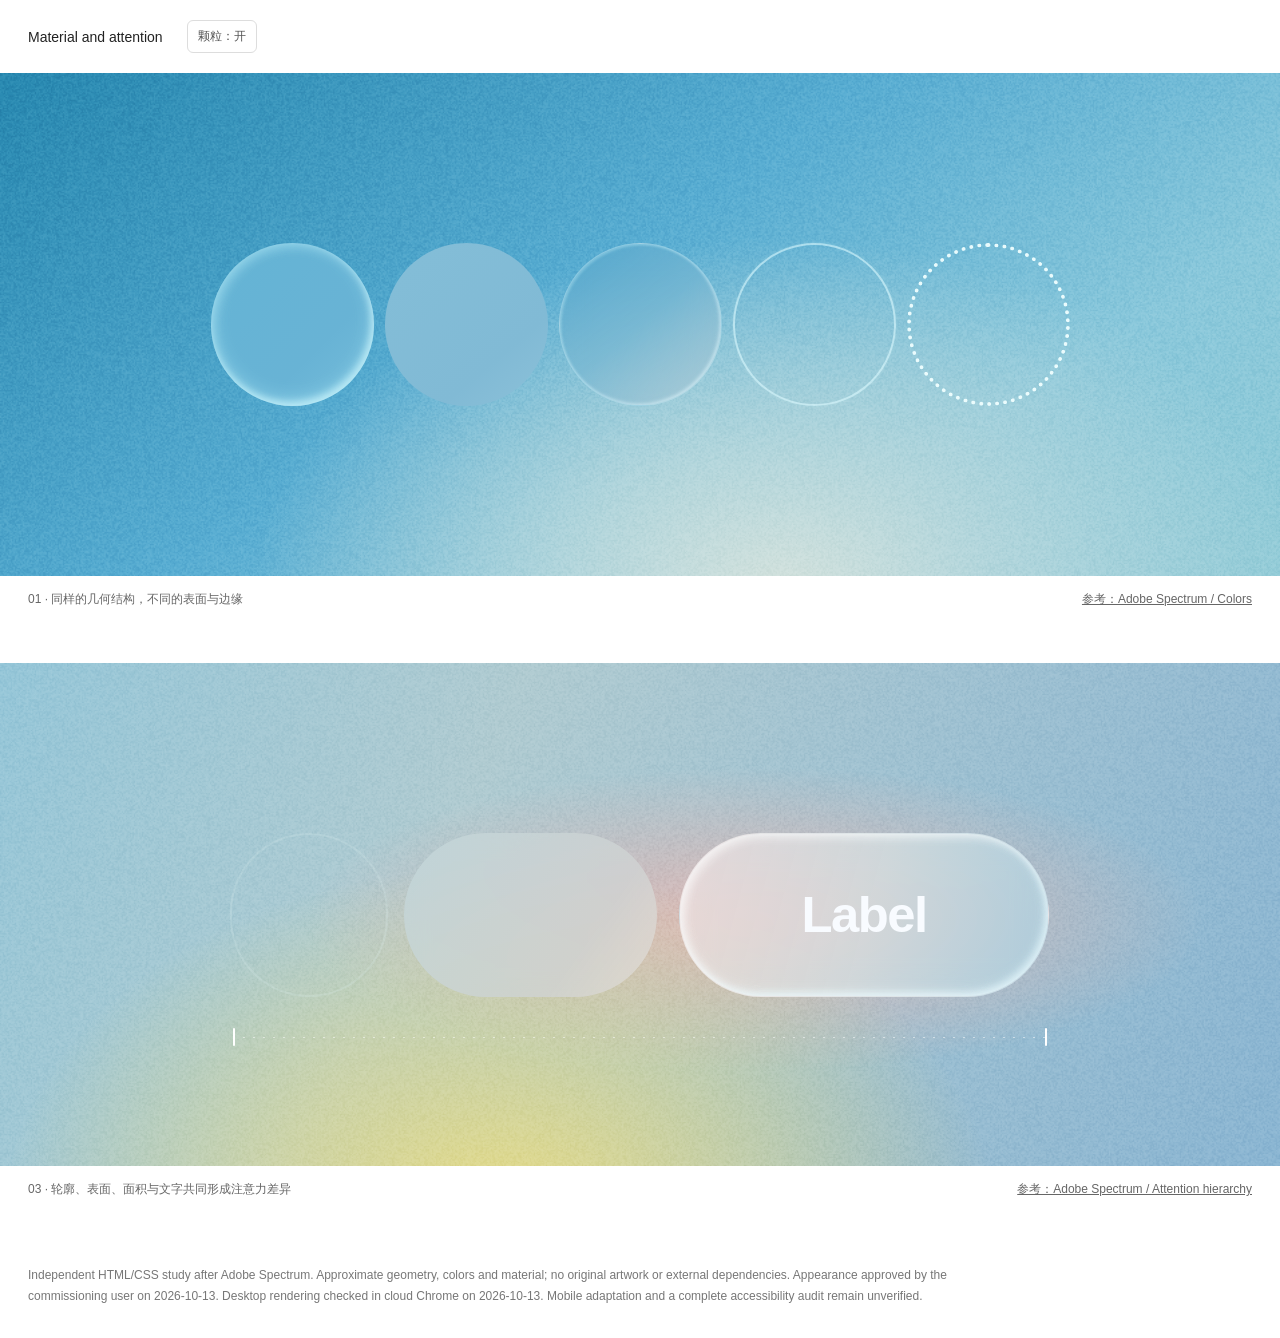
<file: examples/material-attention/index.html>
<!doctype html><html lang="zh-CN"><head><meta charset="utf-8"><meta name="viewport" content="width=device-width,initial-scale=1"><title>material-attention</title><style>
*{box-sizing:border-box}html{color-scheme:light}body{margin:0;background:#fff;font-family:Arial,Helvetica,sans-serif;color:#222}header{padding:20px 28px;display:flex;gap:24px;align-items:center;flex-wrap:wrap}header strong{font-size:14px;font-weight:500}nav{display:flex;gap:20px}nav a{font-size:13px;color:#555;text-decoration:none}nav a:hover{text-decoration:underline}main{max-width:1914px;margin:auto}.study{margin:0 0 40px;scroll-margin-top:16px}.caption{padding:14px 28px;font-size:12px;line-height:1.6;color:#666;display:flex;justify-content:space-between;gap:20px}.caption a{color:inherit}.frame{width:100%;overflow:hidden;position:relative;isolation:isolate;container-type:inline-size}.blue,.attention{aspect-ratio:1914/752}.blue{background:radial-gradient(ellipse at 61% 103%,#d4e2dd 0%,#b3d6dc 19%,transparent 48%),linear-gradient(145deg,#2788b0 0%,#58add2 44%,#8ac8db 75%,#91cbd7 100%)}.grain{position:absolute;inset:0;width:100%;height:100%;pointer-events:none;opacity:.34;mix-blend-mode:soft-light;z-index:0}.circ{position:absolute;top:33.78%;width:12.7482%;aspect-ratio:1;border-radius:50%;z-index:1}.c1{left:16.51%;background:linear-gradient(135deg,#64b4d5,#68b3d5 65%,#75bddb);box-shadow:inset .24cqw .24cqw .8cqw #c7f6ff5c,inset -.24cqw -.36cqw .55cqw #d5faff99,inset 0 -.36cqw 1.6cqw #b8f4ff77}.c2{left:30.094%;background:linear-gradient(140deg,#83bdd7 15%,#81bad5 70%,#8cc1d9)}.c3{left:43.678%;background:linear-gradient(140deg,#58a5ca77,#75b4d088 50%,#aecad5cc);backdrop-filter:blur(14px);-webkit-backdrop-filter:blur(14px);border:.11cqw solid #d3f5fc66;box-shadow:inset .12cqw .12cqw .18cqw #d2faff44,inset -.12cqw -.12cqw .26cqw #e5faff88}.c4{left:57.262%;border:.2cqw solid #ddfaff99;background:transparent;box-shadow:0 0 .24cqw #e0ffff33}.c5{left:70.846%;border:.36cqw dotted #f1ffffed;background:transparent}
.layers{aspect-ratio:998/587;background:#fff}.panel{position:absolute;top:23.34%;width:39.48%;height:53.32%;border-radius:2.405cqw;overflow:hidden;display:grid;grid-template-rows:repeat(3,1fr);font-size:2.205cqw;font-weight:400;line-height:1.15;letter-spacing:-.04cqw}.panel p{margin:0;padding:0 2.405cqw;display:flex;align-items:center}.light{left:11.22%;box-shadow:0 .3cqw 1.2cqw #00000012,0 0 .12cqw #00000020;color:#101010;background:#fff}.light p:nth-child(2){background:#f7f7f7;box-shadow:inset 0 .15cqw .65cqw #00000002,inset 0 -.15cqw .65cqw #00000002}.dark{left:52.3%;background:#111;color:#eee;box-shadow:0 .35cqw 1cqw #00000038}.dark p:nth-child(2){background:#1c1c1c}.dark p:nth-child(3){background:#222}
.attention{background:radial-gradient(ellipse at 39% 111%,#e8dc83 0%,transparent 45%),radial-gradient(ellipse at 59% 51%,#dfb9b5 0%,transparent 42%),linear-gradient(115deg,#95c6d8 0%,#b0cbd1 35%,#8ab5d2 100%)}.attention .grain{opacity:.3}.att{position:absolute;top:33.78%;height:32.58%;border-radius:100cqw;z-index:1}.outline{left:17.97%;width:12.33%;border:.16cqw solid #e0f4f52f;background:#c0d6dc08}.flat{left:31.556%;width:19.749%;background:linear-gradient(125deg,#c2d7dacc,#d0d3d3cc 70%,#e6dfd7bb);backdrop-filter:blur(12px);-webkit-backdrop-filter:blur(12px)}.glass{left:53.083%;width:28.84%;display:grid;place-items:center;color:#f8fbff;font-size:3.97cqw;letter-spacing:-.12cqw;font-weight:600;background:linear-gradient(105deg,#efe2e2b8 0%,#d5e3e5ae 53%,#acd3e3ae 100%);border:.12cqw solid #ffffff55;box-shadow:inset .36cqw .25cqw .75cqw #fff9,inset -.25cqw -.26cqw .55cqw #e6faff99,inset 0 -.28cqw 1.1cqw #fbffff60;backdrop-filter:blur(16px);-webkit-backdrop-filter:blur(16px)}.axis{position:absolute;left:18.182%;top:74.34%;width:63.636%;height:1px;background:repeating-linear-gradient(90deg,#ffffff80 0 2px,transparent 2px 10px)}.axis:before,.axis:after{content:"";position:absolute;top:-.7cqw;width:.2cqw;height:1.4cqw;background:#fff;border-radius:1px}.axis:before{left:0}.axis:after{right:0}footer{padding:12px 28px 32px;font-size:12px;color:#777;line-height:1.7;max-width:1000px}button{font:inherit;font-size:12px;cursor:pointer;border:1px solid #ddd;background:white;border-radius:6px;padding:7px 10px;color:#555}.no-grain .grain{visibility:hidden}@media(max-width:600px){header{padding:18px;gap:14px}nav{gap:14px}.caption{padding:12px 18px;display:block}.study{margin-bottom:20px}footer{padding:10px 18px 24px}}@media(prefers-reduced-motion:reduce){*{scroll-behavior:auto}}
</style></head><body><header><strong>Material and attention</strong><button id="grain-toggle" aria-pressed="true" type="button">颗粒：开</button></header><main><section class="study" id="materials"><div class="frame blue" role="img" aria-label="五个等大蓝色圆形，从厚实磨砂、实色、透明玻璃到实线和虚线轮廓"><canvas class="grain" aria-hidden="true"></canvas><div class="circ c1"></div><div class="circ c2"></div><div class="circ c3"></div><div class="circ c4"></div><div class="circ c5"></div></div><div class="caption"><span>01 · 同样的几何结构，不同的表面与边缘</span><a href="https://spectrum.adobe.com/page/using-color/">参考：Adobe Spectrum / Colors</a></div></section><section class="study" id="attention"><div class="frame attention" role="img" aria-label="从低对比细轮廓到柔和实面，再到高亮玻璃标签的注意层级"><canvas class="grain" aria-hidden="true"></canvas><div class="att outline"></div><div class="att flat"></div><div class="att glass">Label</div><div class="axis"></div></div><div class="caption"><span>03 · 轮廓、表面、面积与文字共同形成注意力差异</span><a href="https://spectrum.adobe.com/foundations/attention-hierarchy">参考：Adobe Spectrum / Attention hierarchy</a></div></section></main><footer>Independent HTML/CSS study after Adobe Spectrum. Approximate geometry, colors and material; no original artwork or external dependencies. Appearance approved by the commissioning user on 2026-10-13. Desktop rendering checked in cloud Chrome on 2026-10-13. Mobile adaptation and a complete accessibility audit remain unverified.</footer><script>
(()=>{'use strict';const rand=seed=>()=>{seed|=0;seed=seed+0x6D2B79F5|0;let t=Math.imul(seed^seed>>>15,1|seed);t=t+Math.imul(t^t>>>7,61|t)^t;return((t^t>>>14)>>>0)/4294967296};document.querySelectorAll('canvas.grain').forEach((canvas,i)=>{canvas.width=957;canvas.height=376;const ctx=canvas.getContext('2d');if(!ctx)return;const data=ctx.createImageData(canvas.width,canvas.height),r=rand(31415+i);for(let p=0;p<data.data.length;p+=4){let v=Math.floor(255*r());data.data[p]=v;data.data[p+1]=v;data.data[p+2]=v;data.data[p+3]=150}ctx.putImageData(data,0,0)});const b=document.getElementById('grain-toggle');b.addEventListener('click',()=>{const off=document.body.classList.toggle('no-grain');b.setAttribute('aria-pressed',String(!off));b.textContent=off?'颗粒：关':'颗粒：开'});})();
</script></body></html>
</file>
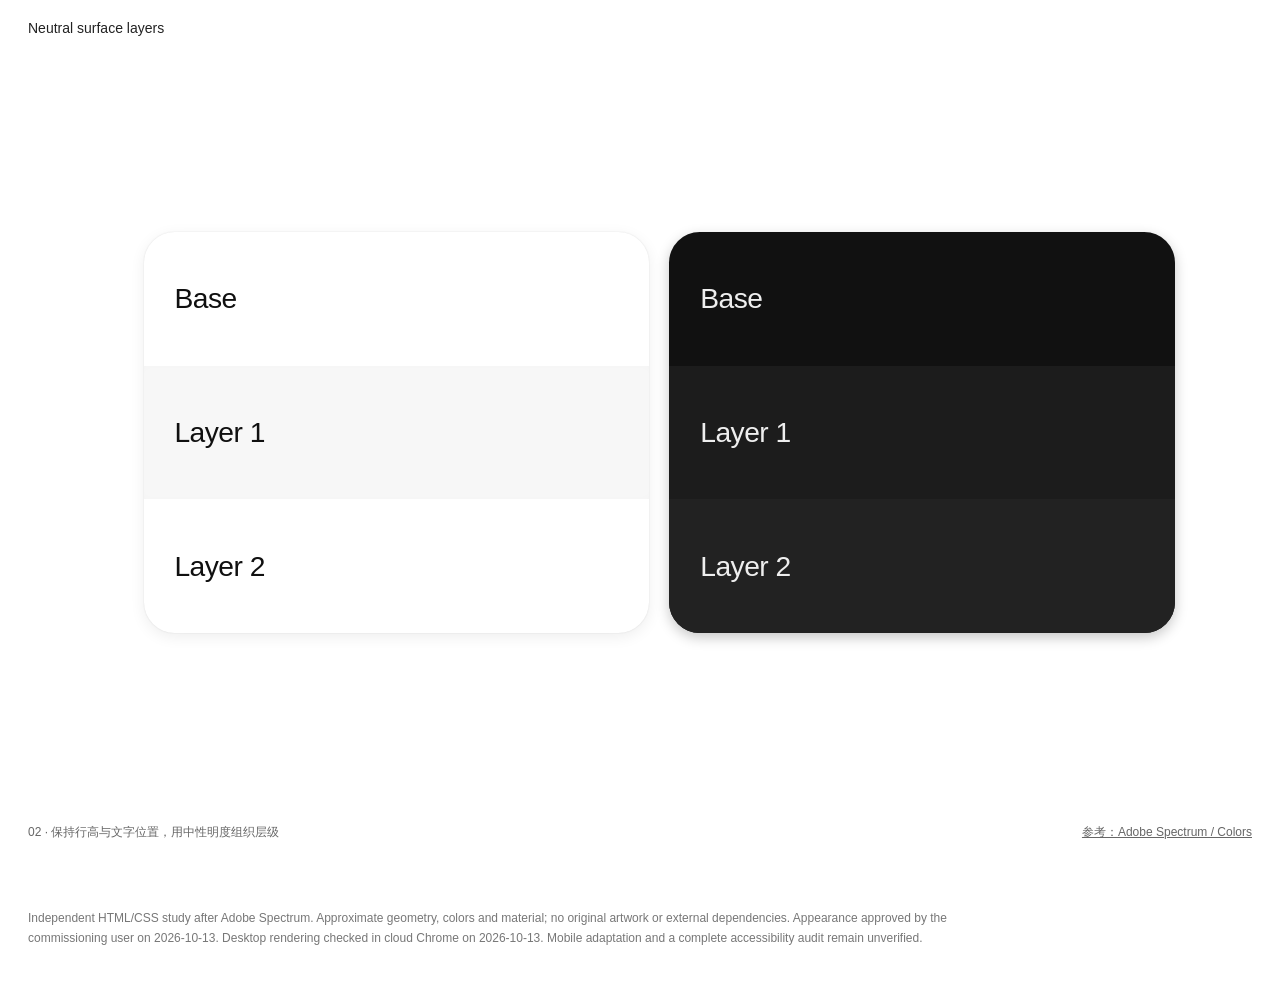
<file: examples/surface-layers/index.html>
<!doctype html><html lang="zh-CN"><head><meta charset="utf-8"><meta name="viewport" content="width=device-width,initial-scale=1"><title>surface-layers</title><style>
*{box-sizing:border-box}html{color-scheme:light}body{margin:0;background:#fff;font-family:Arial,Helvetica,sans-serif;color:#222}header{padding:20px 28px;display:flex;gap:24px;align-items:center;flex-wrap:wrap}header strong{font-size:14px;font-weight:500}nav{display:flex;gap:20px}nav a{font-size:13px;color:#555;text-decoration:none}nav a:hover{text-decoration:underline}main{max-width:1914px;margin:auto}.study{margin:0 0 40px;scroll-margin-top:16px}.caption{padding:14px 28px;font-size:12px;line-height:1.6;color:#666;display:flex;justify-content:space-between;gap:20px}.caption a{color:inherit}.frame{width:100%;overflow:hidden;position:relative;isolation:isolate;container-type:inline-size}.blue,.attention{aspect-ratio:1914/752}.blue{background:radial-gradient(ellipse at 61% 103%,#d4e2dd 0%,#b3d6dc 19%,transparent 48%),linear-gradient(145deg,#2788b0 0%,#58add2 44%,#8ac8db 75%,#91cbd7 100%)}.grain{position:absolute;inset:0;width:100%;height:100%;pointer-events:none;opacity:.34;mix-blend-mode:soft-light;z-index:0}.circ{position:absolute;top:33.78%;width:12.7482%;aspect-ratio:1;border-radius:50%;z-index:1}.c1{left:16.51%;background:linear-gradient(135deg,#64b4d5,#68b3d5 65%,#75bddb);box-shadow:inset .24cqw .24cqw .8cqw #c7f6ff5c,inset -.24cqw -.36cqw .55cqw #d5faff99,inset 0 -.36cqw 1.6cqw #b8f4ff77}.c2{left:30.094%;background:linear-gradient(140deg,#83bdd7 15%,#81bad5 70%,#8cc1d9)}.c3{left:43.678%;background:linear-gradient(140deg,#58a5ca77,#75b4d088 50%,#aecad5cc);backdrop-filter:blur(14px);-webkit-backdrop-filter:blur(14px);border:.11cqw solid #d3f5fc66;box-shadow:inset .12cqw .12cqw .18cqw #d2faff44,inset -.12cqw -.12cqw .26cqw #e5faff88}.c4{left:57.262%;border:.2cqw solid #ddfaff99;background:transparent;box-shadow:0 0 .24cqw #e0ffff33}.c5{left:70.846%;border:.36cqw dotted #f1ffffed;background:transparent}
.layers{aspect-ratio:998/587;background:#fff}.panel{position:absolute;top:23.34%;width:39.48%;height:53.32%;border-radius:2.405cqw;overflow:hidden;display:grid;grid-template-rows:repeat(3,1fr);font-size:2.205cqw;font-weight:400;line-height:1.15;letter-spacing:-.04cqw}.panel p{margin:0;padding:0 2.405cqw;display:flex;align-items:center}.light{left:11.22%;box-shadow:0 .3cqw 1.2cqw #00000012,0 0 .12cqw #00000020;color:#101010;background:#fff}.light p:nth-child(2){background:#f7f7f7;box-shadow:inset 0 .15cqw .65cqw #00000002,inset 0 -.15cqw .65cqw #00000002}.dark{left:52.3%;background:#111;color:#eee;box-shadow:0 .35cqw 1cqw #00000038}.dark p:nth-child(2){background:#1c1c1c}.dark p:nth-child(3){background:#222}
.attention{background:radial-gradient(ellipse at 39% 111%,#e8dc83 0%,transparent 45%),radial-gradient(ellipse at 59% 51%,#dfb9b5 0%,transparent 42%),linear-gradient(115deg,#95c6d8 0%,#b0cbd1 35%,#8ab5d2 100%)}.attention .grain{opacity:.3}.att{position:absolute;top:33.78%;height:32.58%;border-radius:100cqw;z-index:1}.outline{left:17.97%;width:12.33%;border:.16cqw solid #e0f4f52f;background:#c0d6dc08}.flat{left:31.556%;width:19.749%;background:linear-gradient(125deg,#c2d7dacc,#d0d3d3cc 70%,#e6dfd7bb);backdrop-filter:blur(12px);-webkit-backdrop-filter:blur(12px)}.glass{left:53.083%;width:28.84%;display:grid;place-items:center;color:#f8fbff;font-size:3.97cqw;letter-spacing:-.12cqw;font-weight:600;background:linear-gradient(105deg,#efe2e2b8 0%,#d5e3e5ae 53%,#acd3e3ae 100%);border:.12cqw solid #ffffff55;box-shadow:inset .36cqw .25cqw .75cqw #fff9,inset -.25cqw -.26cqw .55cqw #e6faff99,inset 0 -.28cqw 1.1cqw #fbffff60;backdrop-filter:blur(16px);-webkit-backdrop-filter:blur(16px)}.axis{position:absolute;left:18.182%;top:74.34%;width:63.636%;height:1px;background:repeating-linear-gradient(90deg,#ffffff80 0 2px,transparent 2px 10px)}.axis:before,.axis:after{content:"";position:absolute;top:-.7cqw;width:.2cqw;height:1.4cqw;background:#fff;border-radius:1px}.axis:before{left:0}.axis:after{right:0}footer{padding:12px 28px 32px;font-size:12px;color:#777;line-height:1.7;max-width:1000px}button{font:inherit;font-size:12px;cursor:pointer;border:1px solid #ddd;background:white;border-radius:6px;padding:7px 10px;color:#555}.no-grain .grain{visibility:hidden}@media(max-width:600px){header{padding:18px;gap:14px}nav{gap:14px}.caption{padding:12px 18px;display:block}.study{margin-bottom:20px}footer{padding:10px 18px 24px}}@media(prefers-reduced-motion:reduce){*{scroll-behavior:auto}}
</style></head><body><header><strong>Neutral surface layers</strong></header><main><section class="study" id="surfaces"><div class="frame layers"><div class="panel light" aria-label="浅色表面"><p>Base</p><p>Layer 1</p><p>Layer 2</p></div><div class="panel dark" aria-label="深色表面"><p>Base</p><p>Layer 1</p><p>Layer 2</p></div></div><div class="caption"><span>02 · 保持行高与文字位置，用中性明度组织层级</span><a href="https://spectrum.adobe.com/page/using-color/">参考：Adobe Spectrum / Colors</a></div></section></main><footer>Independent HTML/CSS study after Adobe Spectrum. Approximate geometry, colors and material; no original artwork or external dependencies. Appearance approved by the commissioning user on 2026-10-13. Desktop rendering checked in cloud Chrome on 2026-10-13. Mobile adaptation and a complete accessibility audit remain unverified.</footer></body></html>
</file>
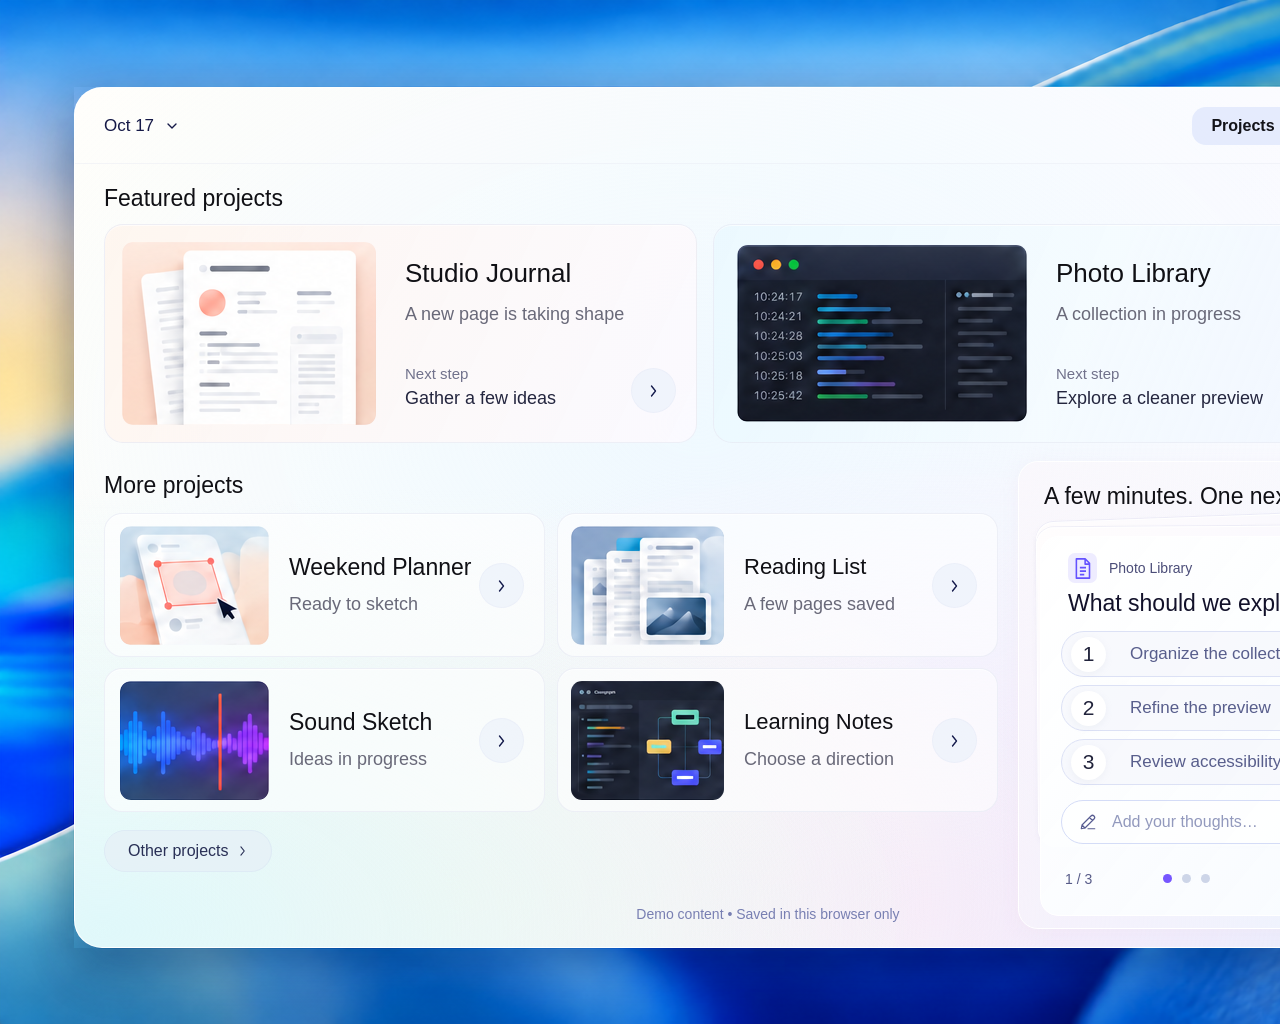
<file: examples/translucent-ui/pastel-workspace/index.html>
<!doctype html>
<html lang="en">
<head>
<meta charset="utf-8"><meta name="viewport" content="width=device-width,initial-scale=1">
<title>Pastel Workspace — Demo</title>
<link rel="stylesheet" href="style.css">
</head>
<body>
<div class="scene">
<main class="app" aria-label="Project overview demo">
 <header class="toolbar">
  <button class="date" id="date-button" aria-label="Demo date Oct 17"><span class="date-label">Oct 17</span><svg class="date-chevron" aria-hidden="true" width="12" height="12" viewBox="0 0 12 12" fill="none"><path d="m2 4 4 4 4-4" stroke="currentColor" stroke-width="1.35" stroke-linecap="round" stroke-linejoin="round"/></svg></button>
  <nav class="tabs" aria-label="Page actions"><button class="active" id="home-button" aria-current="page">Projects</button><button id="open-selections" aria-haspopup="dialog">Your choices</button></nav>
 </header>
 <div class="workspace" id="projects-view">
  <h1>Featured projects</h1>
  <section class="primary" aria-label="Featured projects">
   <button class="project journal" data-project="journal"><img src="assets/journal.png" alt="Layered stationery"><span class="project-copy"><strong>Studio Journal</strong><span class="status">A new page is taking shape</span><span class="next-label">Next step</span><span class="next">Gather a few ideas</span></span><span class="arrow" aria-hidden="true"><svg width="12" height="16" viewBox="0 0 12 16" fill="none" focusable="false"><path d="m3.5 3 4 5-4 5" stroke="currentColor" stroke-width="1.35" stroke-linecap="round" stroke-linejoin="round"/></svg></span></button>
   <button class="project library" data-project="library"><img src="assets/library.png" alt="Dark collection preview"><span class="project-copy"><strong>Photo Library</strong><span class="status">A collection in progress</span><span class="next-label">Next step</span><span class="next">Explore a cleaner preview</span></span><span class="arrow" aria-hidden="true"><svg width="12" height="16" viewBox="0 0 12 16" fill="none" focusable="false"><path d="m3.5 3 4 5-4 5" stroke="currentColor" stroke-width="1.35" stroke-linecap="round" stroke-linejoin="round"/></svg></span></button>
  </section>
  <div class="lower">
   <section class="secondary" aria-labelledby="secondary-title"><h2 id="secondary-title">More projects</h2><div class="secondary-grid">
    <button class="project" data-project="planner"><img src="assets/planner.png" alt="Planning canvas on a phone"><span class="project-copy"><strong>Weekend Planner</strong><span class="status">Ready to sketch</span></span><span class="arrow" aria-hidden="true"><svg width="12" height="16" viewBox="0 0 12 16" fill="none" focusable="false"><path d="m3.5 3 4 5-4 5" stroke="currentColor" stroke-width="1.35" stroke-linecap="round" stroke-linejoin="round"/></svg></span></button>
    <button class="project" data-project="reading"><img src="assets/reading.png" alt="Layered book pages"><span class="project-copy"><strong>Reading List</strong><span class="status">A few pages saved</span></span><span class="arrow" aria-hidden="true"><svg width="12" height="16" viewBox="0 0 12 16" fill="none" focusable="false"><path d="m3.5 3 4 5-4 5" stroke="currentColor" stroke-width="1.35" stroke-linecap="round" stroke-linejoin="round"/></svg></span></button>
    <button class="project" data-project="sound"><img src="assets/sound.png" alt="Blue and violet audio bars"><span class="project-copy"><strong>Sound Sketch</strong><span class="status">Ideas in progress</span></span><span class="arrow" aria-hidden="true"><svg width="12" height="16" viewBox="0 0 12 16" fill="none" focusable="false"><path d="m3.5 3 4 5-4 5" stroke="currentColor" stroke-width="1.35" stroke-linecap="round" stroke-linejoin="round"/></svg></span></button>
    <button class="project" data-project="learning"><img src="assets/learning.png" alt="Connected learning cards"><span class="project-copy"><strong>Learning Notes</strong><span class="status">Choose a direction</span></span><span class="arrow" aria-hidden="true"><svg width="12" height="16" viewBox="0 0 12 16" fill="none" focusable="false"><path d="m3.5 3 4 5-4 5" stroke="currentColor" stroke-width="1.35" stroke-linecap="round" stroke-linejoin="round"/></svg></span></button>
   </div><button class="other" id="other-projects">Other projects <span aria-hidden="true"><svg width="12" height="16" viewBox="0 0 12 16" fill="none" focusable="false"><path d="m3.5 3 4 5-4 5" stroke="currentColor" stroke-width="1.35" stroke-linecap="round" stroke-linejoin="round"/></svg></span></button></section>
   <section class="questions" aria-labelledby="questions-title"><h2 id="questions-title">A few minutes. One next step.</h2><div class="stack"><div class="sheet-back back-two" aria-hidden="true"></div><div class="sheet-back back-one" aria-hidden="true"></div><form class="question-card" id="question-form" tabindex="0" aria-label="Question card. Use left and right arrow keys to browse.">
    <div class="question-project"><span class="document-icon" aria-hidden="true"><svg width="21" height="23" viewBox="0 0 24 26" fill="none"><path d="M5 2h10l5 5v17H5zM15 2v6h5M9 12h7M9 16h7M9 20h5" stroke="currentColor" stroke-width="1.8" stroke-linejoin="round"/></svg></span><span id="question-project">Photo Library</span></div>
    <h3 id="question-title">What should we explore next?</h3>
    <fieldset id="options" aria-labelledby="question-title"></fieldset>
    <label class="note"><svg aria-hidden="true" width="18" height="20" viewBox="0 0 24 24" fill="none"><path d="m4 16 12-12a2.2 2.2 0 0 1 4 4L8 20l-5 1 1-5ZM14 6l4 4M4 16l4 4M12 21h9" stroke="currentColor" stroke-width="1.6" stroke-linecap="round" stroke-linejoin="round"/></svg><input id="note" name="note" maxlength="300" placeholder="Add your thoughts…" aria-label="Additional thoughts"></label>
    <div class="question-bottom"><div class="pager"><span id="counter" aria-live="polite" aria-atomic="true">1 / 3</span></div><div class="dots" aria-hidden="true"><span data-question="0"></span><span data-question="1"></span><span data-question="2"></span></div><button class="confirm" type="submit">Save choice</button></div>
    <p class="save-status" id="save-status" role="status"></p>
   </form></div></section>
  </div>
 </div>

 <footer>Demo content • Saved in this browser only</footer>
</main>
</div>
<dialog id="selections-dialog" aria-labelledby="selections-title" aria-describedby="selections-boundary"><button class="close" id="close-selections" aria-label="Close your choices">×</button><h2 id="selections-title">Your choices</h2><p id="selections-boundary">Saved in this browser only. Not sent to anyone.</p><div id="selections-list"></div></dialog>
<dialog id="detail"><button class="close" id="close-detail" aria-label="Close details">×</button><span class="detail-eyebrow">Project demo</span><h2 id="detail-title"></h2><p id="detail-description"></p><p class="detail-note">This is a fictional interface demo. No live projects or apps are connected.</p><button id="detail-done">Done</button></dialog>
<script src="swipe.js"></script>
<script src="app.js"></script>
</body></html>
</file>
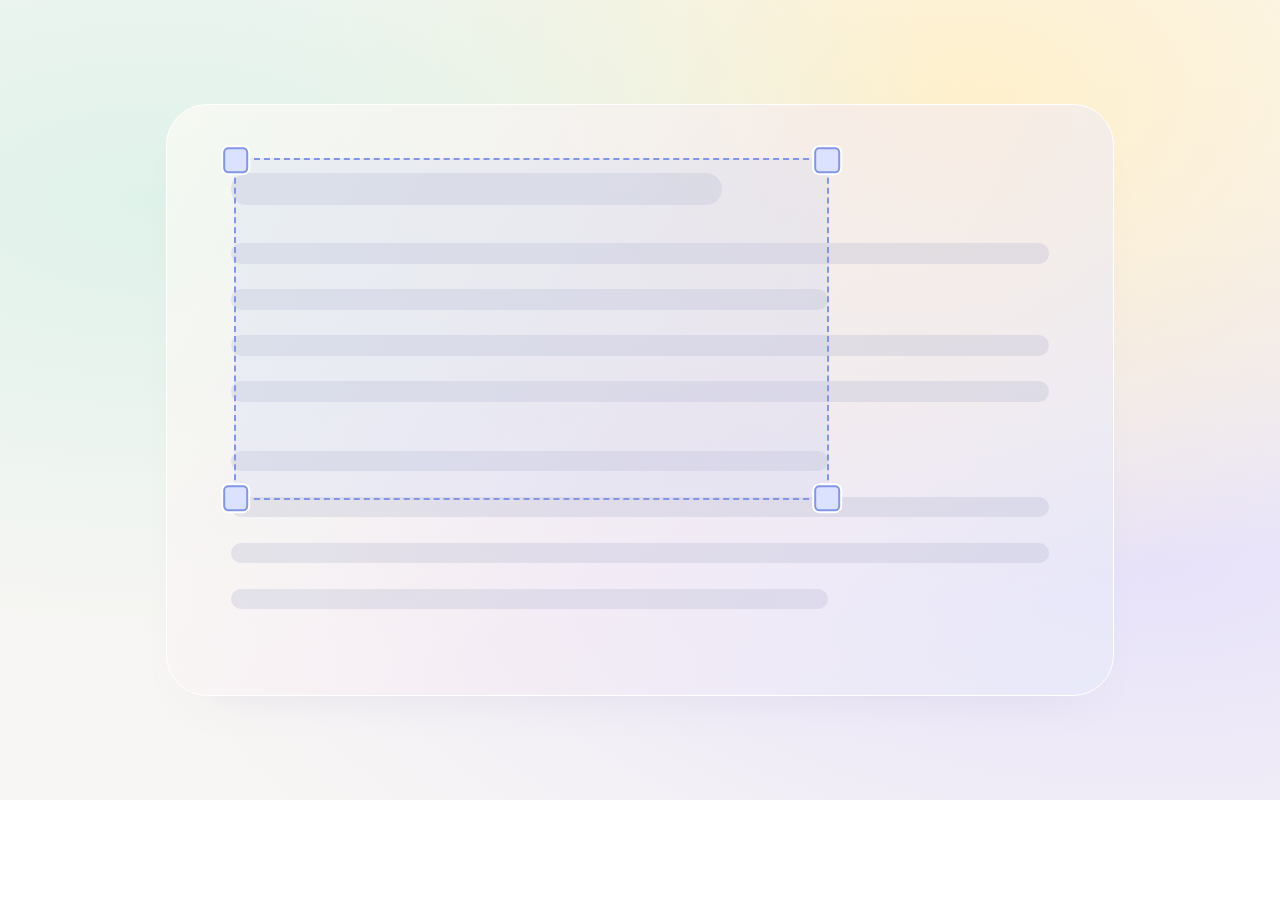
<file: examples/translucent-ui/selection-frame.html>
<!doctype html><html lang="en"><meta charset="utf-8"><meta name="viewport" content="width=device-width,initial-scale=1"><title>selection-frame · component study</title><style>*{box-sizing:border-box}html,body{margin:0}body{font-family:Arial,Helvetica,sans-serif;color:#162430}main{width:100%;aspect-ratio:8/5;position:relative;overflow:hidden;container-type:inline-size;background:radial-gradient(ellipse at 12% 25%,#dff2e9 0,transparent 53%),radial-gradient(ellipse at 75% 14%,#fff0cb 0,transparent 50%),radial-gradient(ellipse at 90% 70%,#e7e2fa 0,transparent 62%),#f8f6f4}.rows{position:absolute;left:13%;right:13%;top:26%;display:grid;gap:2.6cqw}.pill{height:12.5cqw;display:flex;align-items:center;gap:2.5cqw;padding:2.3cqw 3.2cqw;border-radius:99px;border:1.5px solid #fffefef0;background:linear-gradient(110deg,#ffffff6b,#ffffff35);box-shadow:0 1.2cqw 3cqw -2cqw #8c88ab26;font-size:3.9cqw;letter-spacing:-.1cqw}.pill b{display:grid;place-items:center;flex:none;width:7.5cqw;height:7.5cqw;border-radius:50%;font-size:4.1cqw;font-weight:400;background:#ffffffb0}.preview{position:absolute;left:13%;right:13%;top:13%;bottom:13%;border-radius:3.2cqw;border:1.5px solid #fff;background:linear-gradient(120deg,#fffdf6a1,#f6eaf488,#e6eafa9c);box-shadow:0 2cqw 4cqw -3cqw #9a91bd4a;padding:5.3cqw 5cqw}.bars{display:grid;gap:2cqw}.bars i{display:block;height:1.6cqw;border-radius:99px;background:#a9acc540;width:100%}.bars i:first-child{width:60%;height:2.5cqw;margin-bottom:1cqw}.bars i:nth-child(3n){width:73%}.bars i:nth-child(6){margin-top:1.8cqw}.selection{position:absolute;left:7%;top:9%;width:63%;height:58%;border:2px dashed #8296e5;background:#becaf035}.selection i{position:absolute;width:2cqw;height:2cqw;background:#dbe2ff;border:2px solid #8296e5;box-shadow:0 0 0 2px #fff;border-radius:.4cqw;transform:translate(-50%,-50%)}.selection i:nth-child(1){left:0;top:0}.selection i:nth-child(2){left:100%;top:0}.selection i:nth-child(3){left:0;top:100%}.selection i:nth-child(4){left:100%;top:100%}</style><main><section class="preview" aria-label="Static document selection example"><div class="bars"><i></i><i></i><i></i><i></i><i></i><i></i><i></i><i></i><i></i></div><div class="selection" aria-label="Selected region"><i></i><i></i><i></i><i></i></div></section></main></html>
</file>
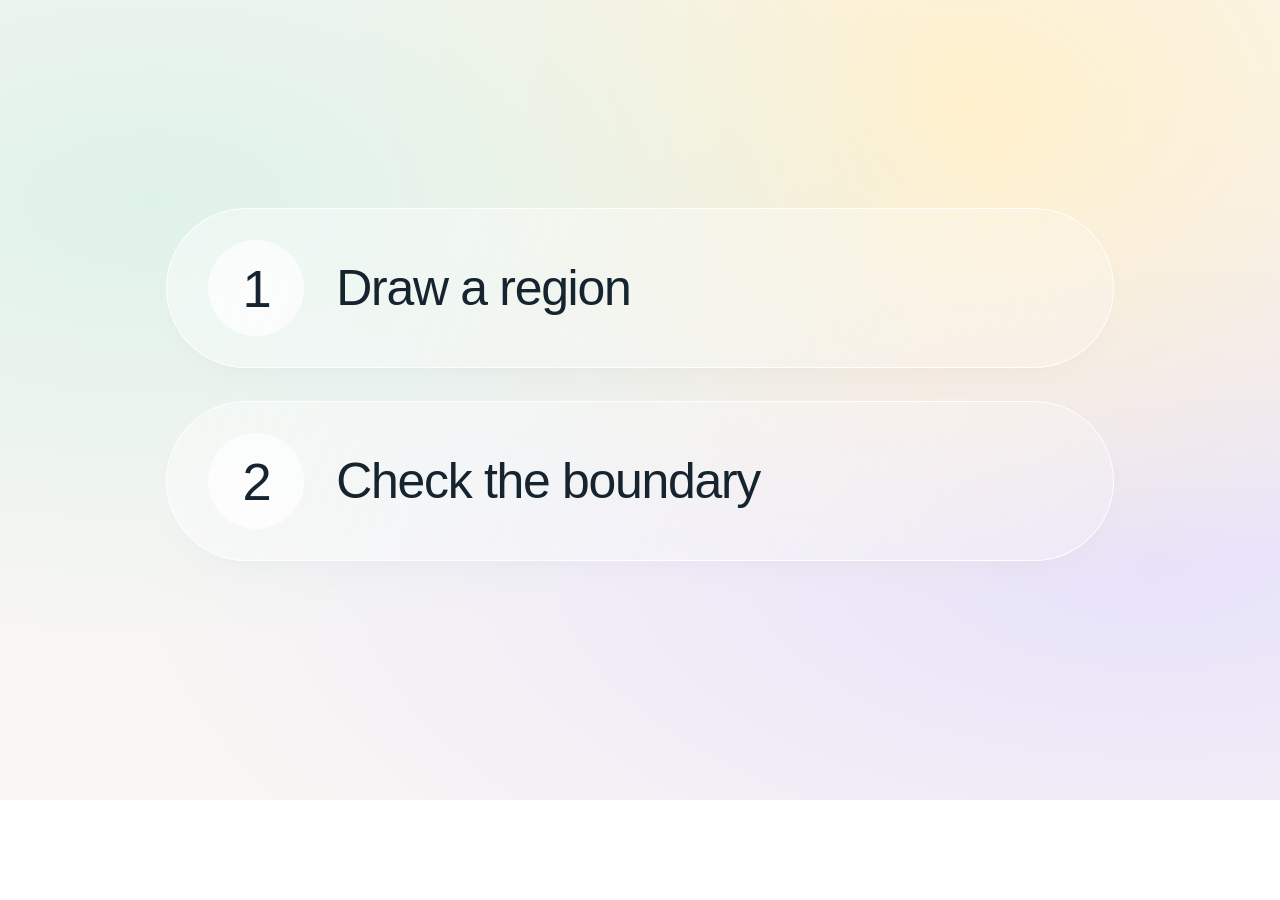
<file: examples/translucent-ui/step-pill.html>
<!doctype html><html lang="en"><meta charset="utf-8"><meta name="viewport" content="width=device-width,initial-scale=1"><title>step-pill · component study</title><style>*{box-sizing:border-box}html,body{margin:0}body{font-family:Arial,Helvetica,sans-serif;color:#162430}main{width:100%;aspect-ratio:8/5;position:relative;overflow:hidden;container-type:inline-size;background:radial-gradient(ellipse at 12% 25%,#dff2e9 0,transparent 53%),radial-gradient(ellipse at 75% 14%,#fff0cb 0,transparent 50%),radial-gradient(ellipse at 90% 70%,#e7e2fa 0,transparent 62%),#f8f6f4}.rows{position:absolute;left:13%;right:13%;top:26%;display:grid;gap:2.6cqw}.pill{height:12.5cqw;display:flex;align-items:center;gap:2.5cqw;padding:2.3cqw 3.2cqw;border-radius:99px;border:1.5px solid #fffefef0;background:linear-gradient(110deg,#ffffff6b,#ffffff35);box-shadow:0 1.2cqw 3cqw -2cqw #8c88ab26;font-size:3.9cqw;letter-spacing:-.1cqw}.pill b{display:grid;place-items:center;flex:none;width:7.5cqw;height:7.5cqw;border-radius:50%;font-size:4.1cqw;font-weight:400;background:#ffffffb0}.preview{position:absolute;left:13%;right:13%;top:13%;bottom:13%;border-radius:3.2cqw;border:1.5px solid #fff;background:linear-gradient(120deg,#fffdf6a1,#f6eaf488,#e6eafa9c);box-shadow:0 2cqw 4cqw -3cqw #9a91bd4a;padding:5.3cqw 5cqw}.bars{display:grid;gap:2cqw}.bars i{display:block;height:1.6cqw;border-radius:99px;background:#a9acc540;width:100%}.bars i:first-child{width:60%;height:2.5cqw;margin-bottom:1cqw}.bars i:nth-child(3n){width:73%}.bars i:nth-child(6){margin-top:1.8cqw}.selection{position:absolute;left:7%;top:9%;width:63%;height:58%;border:2px dashed #8296e5;background:#becaf035}.selection i{position:absolute;width:2cqw;height:2cqw;background:#dbe2ff;border:2px solid #8296e5;box-shadow:0 0 0 2px #fff;border-radius:.4cqw;transform:translate(-50%,-50%)}.selection i:nth-child(1){left:0;top:0}.selection i:nth-child(2){left:100%;top:0}.selection i:nth-child(3){left:0;top:100%}.selection i:nth-child(4){left:100%;top:100%}</style><main><section class="rows" aria-label="Two numbered instructions"><div class="pill"><b>1</b><span>Draw a region</span></div><div class="pill"><b>2</b><span>Check the boundary</span></div></section></main></html>
</file>
<file: examples/translucent-ui/pastel-workspace/style.css>
:root{font-family:-apple-system,BlinkMacSystemFont,"PingFang SC","Hiragino Sans GB","Microsoft YaHei",sans-serif;color:#101015;font-synthesis:none;background:#0871ca}*{box-sizing:border-box}body{margin:0}button,input{font:inherit}button{cursor:pointer;color:inherit}button:focus-visible,input:focus-visible{outline:3px solid #7562ed;outline-offset:4px}button{border:0}button:hover .arrow{background:#e7e5fb}button:active{filter:brightness(.98)}.scene{width:1536px;min-height:1024px;position:relative;padding:87px 74px 76px;background:#1680d0 url('assets/wallpaper-refined.png') center/100% 100% no-repeat}.app{position:relative;min-height:861px;border:1px solid rgba(255,255,255,.92);border-radius:28px;overflow:hidden;background:radial-gradient(ellipse 70% 62% at 3% 77%,#e9faff99,transparent 85%),radial-gradient(ellipse 61% 78% at 42% 53%,#e7f6ff99,transparent 85%),radial-gradient(ellipse 47% 73% at 83% 74%,#f1ebff88,transparent 90%),radial-gradient(ellipse 58% 37% at 85% 8%,#fff1f755,transparent 85%),linear-gradient(120deg,#fffefa,#f9fcff 45%,#fcfaff 80%,#f0faff);box-shadow:0 24px 50px #022b7630;backdrop-filter:blur(28px)}.toolbar{height:76px;display:flex;align-items:center;border-bottom:1px solid #e4e5ef66;padding:0 30px;background:#ffffff18}.date{background:none;color:#151947;font-size:17px;padding:12px 20px}.date span{margin-left:11px}.tabs{margin-left:auto;display:flex;gap:12px}.tabs button{min-width:102px;padding:10px 17px;border-radius:14px;background:none;color:#35365e;font-size:16px}.tabs .active{background:#dce5fcaa;color:#131319;font-weight:600}.workspace{padding:19px 27px 0 29px}h1,h2,h3,p{margin:0}h1,h2{font-size:23px;font-weight:600;line-height:30px;letter-spacing:-.5px}.primary{display:grid;grid-template-columns:593px 1fr;gap:16px;margin-top:11px}.project{position:relative;display:flex;align-items:center;text-align:left;border-radius:19px;background:#ffffff91;border:1px solid #e8ebf4b8;box-shadow:inset 0 1px 0 #fff9;overflow:hidden}.primary .project{height:219px;padding:17px;gap:29px}.primary .journal{background:linear-gradient(115deg,#fff4ecbf,#fffaffb3)}.primary .library{background:linear-gradient(110deg,#effaffb8,#fffaff91)}.project img{object-fit:cover;flex-shrink:0;border-radius:11px}.journal img{width:254px;height:183px}.library img{width:290px;height:177px;margin-left:6px}.project-copy{display:flex;flex-direction:column;min-width:0}.project strong{font-size:26px;letter-spacing:-.7px;line-height:35px;font-weight:600;white-space:nowrap}.status{font-size:18px;color:#696979;line-height:27px;margin-top:10px;white-space:nowrap}.next-label{font-size:15px;color:#71728c;margin-top:35px;line-height:22px}.next{font-size:18px;line-height:27px;color:#24263f}.arrow{width:45px;height:45px;display:grid;place-items:center;border:1px solid #e5e9f677;background:#eaf0fa99;border-radius:50%;font-size:27px;font-weight:300;color:#151b4c;flex-shrink:0;line-height:1}.primary .arrow{position:absolute;right:20px;bottom:29px}.lower{display:grid;grid-template-columns:894px 1fr;gap:20px;margin-top:18px}.secondary{padding-top:9px}.secondary-grid{margin-top:11px;display:grid;grid-template-columns:1fr 1fr;gap:11px 12px}.secondary .project{height:144px;padding:11px 14px 11px 15px;gap:20px;border-radius:18px}.secondary img{width:149px;height:119px}.secondary strong{font-size:23px;line-height:32px;letter-spacing:-.65px}.secondary .status{margin-top:8px}.secondary .arrow{position:absolute;right:20px;top:49px}.secondary .project-copy{align-self:center;padding-bottom:2px}.secondary .project:nth-child(even){gap:20px;padding-left:13px}.secondary .project:nth-child(even) img{width:153px}.secondary .project:nth-child(even) strong{font-size:22px}.other{margin-top:18px;padding:8px 24px;border-radius:25px;background:#e6f0f7ba;border:1px solid #deebf5;color:#293056;font-size:16px;height:42px}.other span{margin-left:10px;font-size:23px;line-height:0}.questions{height:468px;border:1px solid #fff;border-radius:20px;background:linear-gradient(125deg,#fff7fa80,#eff9ff80);box-shadow:0 2px 20px #eedee43d;padding:19px 17px 14px;min-width:0}.questions h2{padding-left:8px}.stack{position:relative;margin-top:25px}.sheet-back{position:absolute;background:#ffffffa1;border:1px solid #fff;border-radius:18px;height:320px;box-shadow:0 1px 5px #9795b908}.back-two{left:0;right:12px;top:-18px;transform:rotate(-2.1deg)}.back-one{left:-3px;right:1px;top:-9px;transform:rotate(-.4deg)}.question-card{position:relative;background:linear-gradient(130deg,#ffffffed,#f8fcffde);border:1px solid #fff;border-radius:18px;padding:16px 20px 14px;height:380px;box-shadow:0 5px 20px #bac6ea13;touch-action:pan-y}.question-project{display:flex;gap:12px;align-items:center;font-size:14px;color:#4b4d78;line-height:30px}.document-icon{width:29px;height:30px;border-radius:7px;background:#eeecff;color:#6452ff;display:grid;place-items:center;font-size:25px;text-shadow:1px 1px #b9afff}.question-card h3{font-size:23px;line-height:32px;font-weight:600;color:#12112a;margin:4px 0 12px;letter-spacing:-.5px}fieldset{border:0;margin:0;padding:0;display:grid;gap:8px}.option{position:relative;height:46px;border:1px solid #dce1f5;border-radius:25px;background:#f4f6fc9c;display:flex;align-items:center;gap:24px;padding:4px 9px;color:#585e8c;font-size:17px;cursor:pointer}.option input{position:absolute;opacity:0;width:1px;height:1px}.option:has(input:focus-visible){outline:3px solid #7562ed;outline-offset:3px}.option:has(input:checked){background:#eceaff;border-color:#aaa0ec;color:#443986}.option:has(input:checked)::after{content:'✓';margin-left:auto;margin-right:9px}.number{border-radius:50%;width:35px;height:35px;display:grid;place-items:center;background:#fff;box-shadow:0 2px 7px #a7b3cb20;font-size:21px;color:#22243c;flex-shrink:0}.note{display:flex;align-items:center;gap:13px;padding:0 17px;border:1px solid #d4dcf7;border-radius:24px;height:44px;margin-top:15px;background:#fff9;color:#575c91}.note span{font-size:24px}.note input{min-width:0;width:100%;border:0;background:none;color:#45496f;font-size:16px;outline-offset:6px}.note input::placeholder{color:#9299bd}.question-bottom{display:flex;align-items:center;justify-content:space-between;margin-top:13px;height:43px}.pager{display:flex;align-items:center;font-size:14px;color:#575b88;gap:0;margin-left:-9px;white-space:nowrap}.pager button{background:none;color:#777b9b;font-size:19px;padding:5px;width:17px;opacity:0;transition:opacity .12s}.pager:hover button,.pager:focus-within button{opacity:1}.dots{display:flex;gap:10px}.dots button{width:9px;height:9px;background:#cdd5e8;border-radius:50%;padding:0;position:relative}.dots button::before{content:'';position:absolute;inset:-8px}.dots button.active{background:#7656ff}.confirm{background:#d5d1ff;color:#494578;border-radius:24px;padding:10px 25px;font-size:16px;white-space:nowrap;height:43px}.save-status{position:absolute;bottom:5px;left:20px;right:14px;color:#565080;font-size:11px;line-height:15px;background:#fbfbff}.save-status:empty{display:none}footer{position:absolute;bottom:25px;left:0;right:0;text-align:center;color:#787fb2;font-size:14px}.saved-view{padding:40px;min-height:650px}.saved-view>p{margin:12px 0 25px;color:#646780}.saved-item{max-width:700px;border:1px solid #e5e2f6;border-radius:16px;background:#ffffffb8;padding:20px;margin:12px 0}.saved-item p{margin-top:8px;color:#60647c}.app[data-view="pending"] .primary,.app[data-view="pending"] .workspace>h1,.app[data-view="pending"] .secondary{display:none}.app[data-view="pending"] .lower{display:block;margin-top:28px}.app[data-view="pending"] .questions{width:415px;margin:auto}.app[data-view="pending"] .workspace{min-height:720px}[hidden]{display:none!important}dialog{border:1px solid #fff;border-radius:25px;background:#fafbffed;backdrop-filter:blur(24px);box-shadow:0 25px 90px #25305b38;padding:38px;max-width:490px;color:#22233b}dialog::backdrop{background:#111d4d3a;backdrop-filter:blur(6px)}.close{position:absolute;right:15px;top:10px;background:none;font-size:28px;color:#73718d}.detail-eyebrow{color:#7a74a3;font-size:13px}dialog h2{margin:10px 0 18px}dialog p{font-size:16px;line-height:1.8}.detail-note{margin-top:20px;color:#76778c;font-size:14px}#detail-done{background:#dedaff;padding:10px 25px;border-radius:20px;margin-top:24px;color:#494371}@media(min-width:1537px){.scene{margin:auto}body{background:linear-gradient(130deg,#228be2,#003db4)}}@media(min-width:1100px) and (max-width:1535px){.scene{zoom:calc(100vw / 1536px)}}@media(max-width:1099px){.scene{width:100%;min-height:100vh;padding:24px;background-size:cover}.app{min-height:900px}.toolbar{padding:0 20px}.workspace{padding:22px}.primary{grid-template-columns:1fr 1fr;gap:12px}.primary .project{height:auto;min-height:280px;display:block;padding:16px}.primary .project img{width:100%;height:155px;object-fit:cover;margin:0}.primary .project-copy{margin-top:12px}.primary .project strong{font-size:23px}.primary .status{font-size:15px;margin-top:4px}.next-label{margin-top:16px}.next{font-size:16px}.primary .arrow{right:15px;bottom:18px;width:35px;height:35px}.lower{grid-template-columns:1fr;gap:22px;margin-bottom:65px}.secondary-grid{grid-template-columns:1fr 1fr}.secondary .project{padding:10px!important;gap:12px!important;height:125px}.secondary .project img{width:100px!important;height:96px}.secondary .project strong{font-size:19px!important;white-space:normal}.secondary .status{font-size:15px}.secondary .arrow{display:none}.questions{max-width:415px;width:100%;justify-self:center}.question-card{height:380px}footer{font-size:12px;bottom:20px}}@media(max-width:600px){.scene{padding:14px 10px}.app{border-radius:22px}.toolbar{height:auto;min-height:100px;flex-wrap:wrap;padding:14px 18px;gap:10px}.date{font-size:14px;padding:2px 4px}.tabs{width:100%;justify-content:space-between;gap:5px}.tabs button{min-width:0;flex:1;font-size:14px;padding:8px}.workspace{padding:18px 14px}.primary{grid-template-columns:1fr}.primary .project{display:flex;min-height:174px;padding:12px;gap:14px}.primary .project img{width:120px;height:120px;object-fit:cover}.primary .project-copy{margin:0}.primary .project strong{font-size:19px}.primary .status{font-size:12px;white-space:normal}.next-label{font-size:12px;margin-top:16px}.next{font-size:13px;max-width:150px}.primary .arrow{display:none}.secondary-grid{grid-template-columns:1fr}.secondary .project{height:115px}.secondary .project img{width:112px!important;height:89px}.secondary .project strong{font-size:20px!important}.secondary .arrow{display:grid;width:33px;height:33px;right:12px;top:40px}.questions{padding:17px 10px;height:466px}.questions h2{font-size:21px}.question-card{padding:15px 12px}.question-card h3{font-size:21px}.option{gap:16px;font-size:16px}.confirm{padding:10px 17px;font-size:14px}.dots{gap:9px}.saved-view{padding:24px 18px}.app[data-view="pending"] .questions{width:100%}.save-status{left:12px;font-size:10px}dialog{width:calc(100% - 32px);padding:30px 24px}}
@media(prefers-reduced-motion:reduce){*,*::before,*::after{animation:none!important;transition:none!important;scroll-behavior:auto!important}}
/* Reference-alignment refinement, after inspection at 1536 × 1024. */
.scene{background-image:url('assets/wallpaper-refined.png')}.app{background:radial-gradient(ellipse 42% 52% at 6% 85%,#ddf8fcaa,transparent 95%),radial-gradient(ellipse 38% 47% at 21% 87%,#fffae999,transparent 95%),radial-gradient(ellipse 36% 48% at 62% 77%,#f9eafa88,transparent 95%),radial-gradient(ellipse 57% 66% at 46% 43%,#e7f6ff88,transparent 95%),radial-gradient(ellipse 45% 43% at 91% 82%,#e5eeff99,transparent 95%),linear-gradient(120deg,#fffefa,#f9fcff 45%,#fcfaff 80%,#f0faff)}.other{padding-left:23px;padding-right:23px}.note svg{flex-shrink:0}.arrow{font-family:Arial,sans-serif;font-size:25px;font-weight:300}.question-card h3{margin-left:7px}.question-project{margin-left:7px}.stack{transform:translateX(4px)}.secondary-grid{margin-top:13px}.project strong{font-weight:550}.question-card h3{font-weight:550}.save-status{z-index:1}
@media(max-width:1099px){.stack{transform:none}}
.pager{margin-left:4px}
@media(max-width:1099px){.scene{background-image:radial-gradient(ellipse at 0 35%,#51d9e7,transparent 55%),radial-gradient(ellipse at 100% 65%,#1248c7,transparent 70%),linear-gradient(140deg,#4197e8,#116cd8)}}
/* Review revision 2: preserve geometry, refine type and surface cues only. */
h1,h2{font-weight:500;letter-spacing:0}
.project strong,.secondary strong{font-weight:500;letter-spacing:0}
.question-card h3{font-weight:500;letter-spacing:0}
.app{background:radial-gradient(ellipse 64% 55% at 2% 98%,#d7f7fbc2,transparent 93%),radial-gradient(ellipse 48% 50% at 27% 94%,#fff9e9a3,transparent 95%),radial-gradient(ellipse 59% 57% at 62% 96%,#f5e4f9a6,transparent 96%),radial-gradient(ellipse 60% 64% at 45% 39%,#e7f6ff88,transparent 95%),radial-gradient(ellipse 58% 61% at 98% 100%,#dceaffb3,transparent 94%),linear-gradient(120deg,#fffefa,#f9fcff 45%,#fcfaff 80%,#f0faff)}
.primary .library{background:linear-gradient(112deg,#eaf8ffde 0%,#f4fbffd6 52%,#edf3ffb8 100%)}
.sheet-back{border:1px solid #fff;box-shadow:0 -1px 0 #d9d9ed66,0 2px 5px #a3a1c118;background:linear-gradient(120deg,#fffdfded,#f5f4ffdc)}
.back-two{left:1px;right:15px;top:-20px;transform:rotate(-2.1deg)}
.back-one{left:-3px;right:1px;top:-10px;transform:rotate(-.4deg)}
.arrow svg{display:block}.other span{display:inline-flex;vertical-align:middle}.other svg{width:10px;height:14px}
/* R3: aligned icons, a single quiet input focus boundary, direct manipulation. */
.date{display:inline-flex;align-items:center;gap:12px;line-height:24px}
.date .date-label{margin:0}.date-chevron{display:block;flex:0 0 12px}
.other{display:inline-flex;align-items:center;justify-content:center;gap:10px}
.other span{display:flex;align-items:center;justify-content:center;margin:0;line-height:1}
.arrow svg{flex:none}.note{transition:border-color .15s,background-color .15s}
.note:focus-within{border-color:#a7a1d7;background:#f6f5ff;box-shadow:inset 0 0 0 .5px #a7a1d744}
.note input:focus,.note input:focus-visible{outline:none;box-shadow:none}
.note input::selection{background:#dcd7f6;color:#292344}
.option:has(input:focus-visible){outline:1.5px solid #a29ad6;outline-offset:2px}
.question-card{transform:translate3d(var(--swipe-x,0px),0,0) rotate(var(--swipe-tilt,0deg));transform-origin:center 75%;touch-action:pan-y pinch-zoom;user-select:none;-webkit-user-select:none}
.note,.note input{user-select:text;-webkit-user-select:text}.note input{touch-action:auto}
.sheet-back{pointer-events:none}.back-one{transform:translateX(var(--rear-x,0px)) rotate(-.4deg)}
.back-two{transform:translateX(var(--rear-x,0px)) rotate(-2.1deg)}
.stack.dragging .question-card{cursor:grabbing;will-change:transform}
.stack.settling .question-card{transition:transform .18s cubic-bezier(.2,.8,.2,1),opacity .11s ease}
.stack.settling .sheet-back{transition:transform .18s ease}
@media(prefers-reduced-motion:reduce){.question-card{transform:translateX(var(--swipe-x,0px))}}
/* R4: real adjacent content on a continuous rail; no timed text swap or busy lock. */
.question-window{position:relative;height:380px;border-radius:18px;overflow:hidden;isolation:isolate;touch-action:pan-y pinch-zoom}
.question-window .question-card{width:100%;margin:0;transform-origin:center;transition:none!important;opacity:1!important;will-change:transform}
.question-preview{position:absolute!important;inset:0;pointer-events:none}
.stack[data-motion="dragging"] .question-window{cursor:grabbing}

/* R5: indicators stay visual; current selections are a compact home dialog. */
.dots span{width:9px;height:9px;background:#cdd5e8;border-radius:50%;display:block}
.dots span.active{background:#7656ff}
.question-card:focus-visible{outline:1.5px solid #a29ad6;outline-offset:-2px}
#selections-dialog{width:440px;max-width:calc(100% - 32px);max-height:calc(100vh - 48px);padding:27px 28px;overflow:auto}
#selections-dialog h2{font-size:22px;margin:0 0 8px;line-height:30px}
#selections-boundary{font-size:13px;line-height:21px;color:#73738e;margin:0}
#selections-list{margin-top:20px}.selection-item+.selection-item{margin-top:20px}
.selection-item h3{font-size:16px;font-weight:500;line-height:24px;margin:0 0 5px}
.selection-item p{font-size:15px;line-height:23px;overflow-wrap:anywhere}
.selection-option{color:#38384f}.selection-note{color:#6e7085;margin-top:3px}
#selections-dialog .selection-empty{font-size:15px;color:#73738e;line-height:24px}

/* Independent webpage: date aligns with content, without window-control decoration. */
.toolbar{padding-left:29px}.date{padding-left:0}
@media(max-width:1099px){.toolbar{padding-left:22px}}
@media(max-width:600px){.toolbar{padding-left:14px}.date{padding-left:0}}

/* Fictional English demo: preserve card geometry and keep labels on one line. */
.confirm{font-size:15px;padding-left:18px;padding-right:18px}
.save-status{font-size:10px}
@media(max-width:600px){.questions h2{font-size:19px}.question-card h3{font-size:20px}.confirm{font-size:14px;padding-left:16px;padding-right:16px}.save-status{font-size:9px}}

/* R6: extend only the generated wallpaper border around the fixed desktop app.
   Nine-slice keeps the concealed flat center beneath the app, even on wide canvases. */
@media(min-width:1537px){
 body{position:relative;isolation:isolate;min-height:100vh;background:none}
 body::before{content:"";position:absolute;inset:0;z-index:-1;pointer-events:none;
  border-style:solid;border-color:transparent;
  border-width:87px calc((100vw - 1388px)/2) calc(max(1024px,100vh) - 948px);
  border-image-source:url('assets/wallpaper-refined.png');
  border-image-slice:87 74 76 74 fill;border-image-width:1;border-image-repeat:stretch}
 .scene{background:none}
}
</file>
